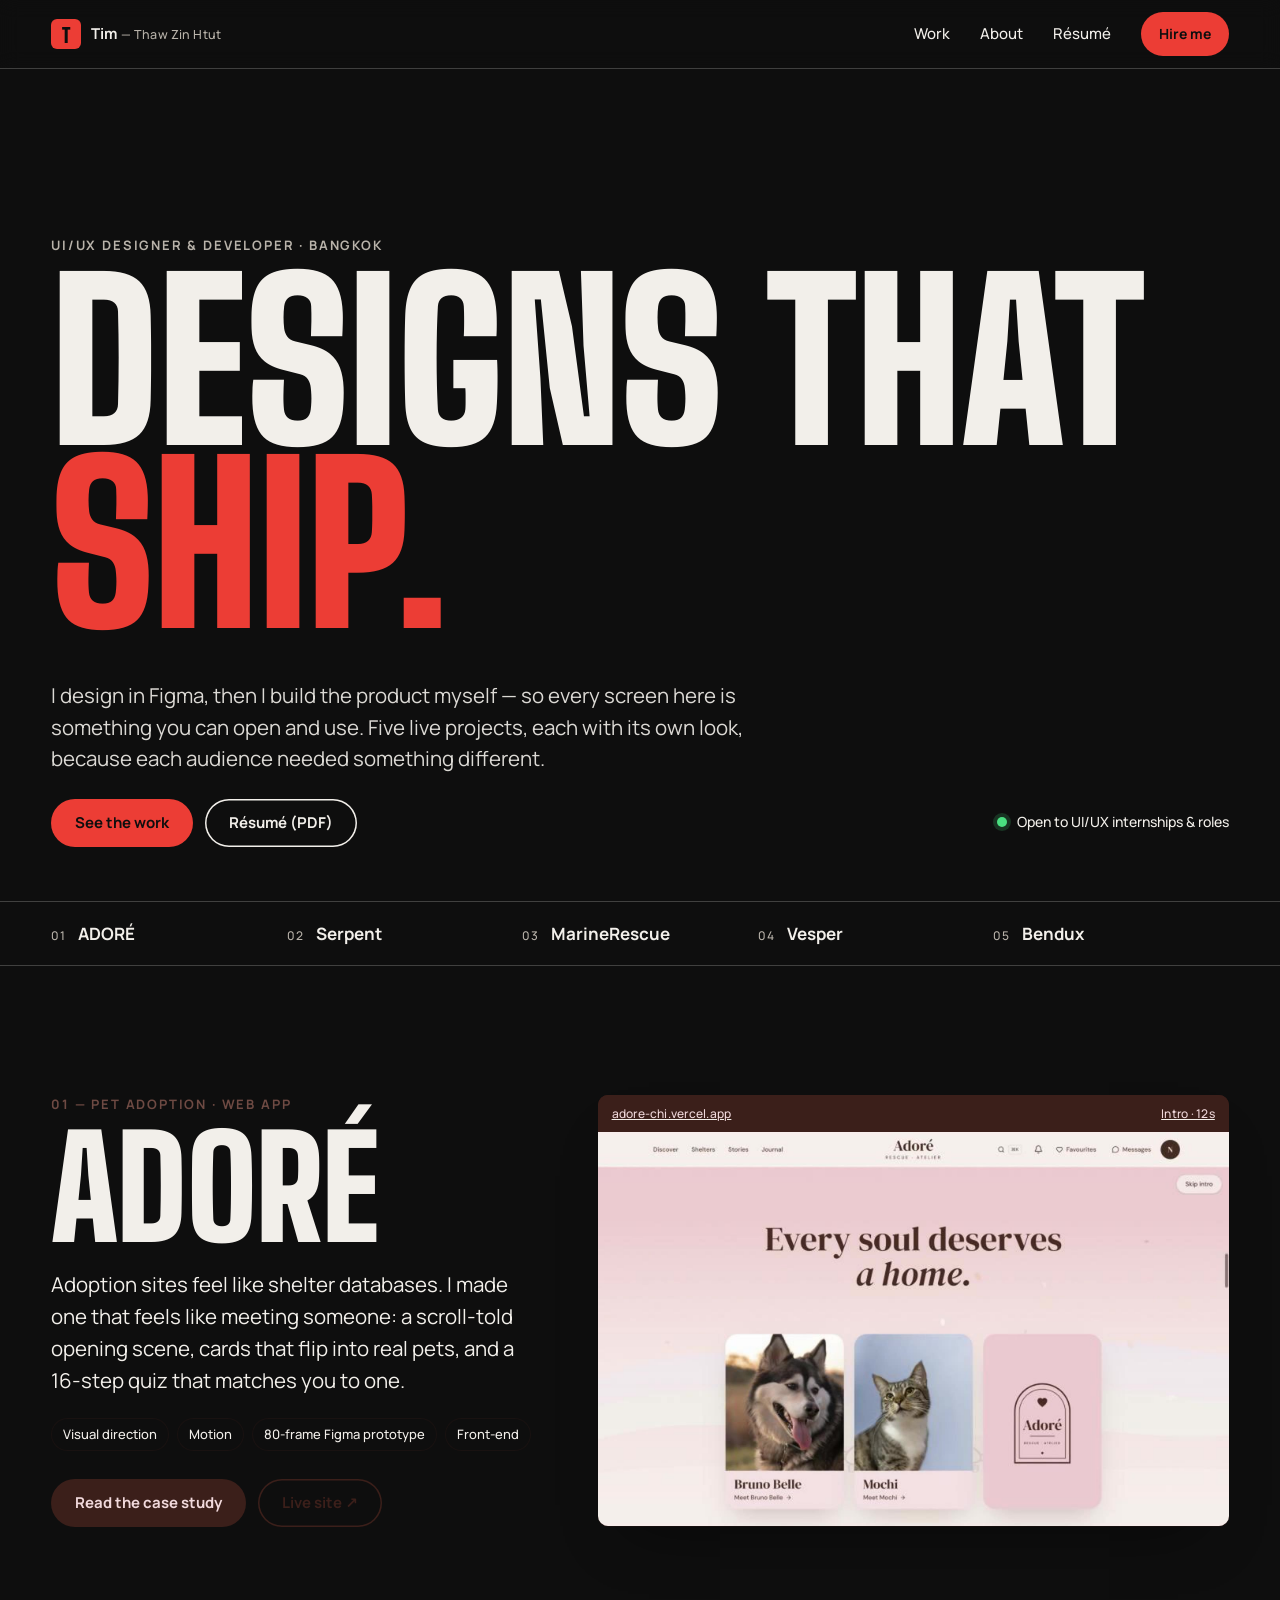
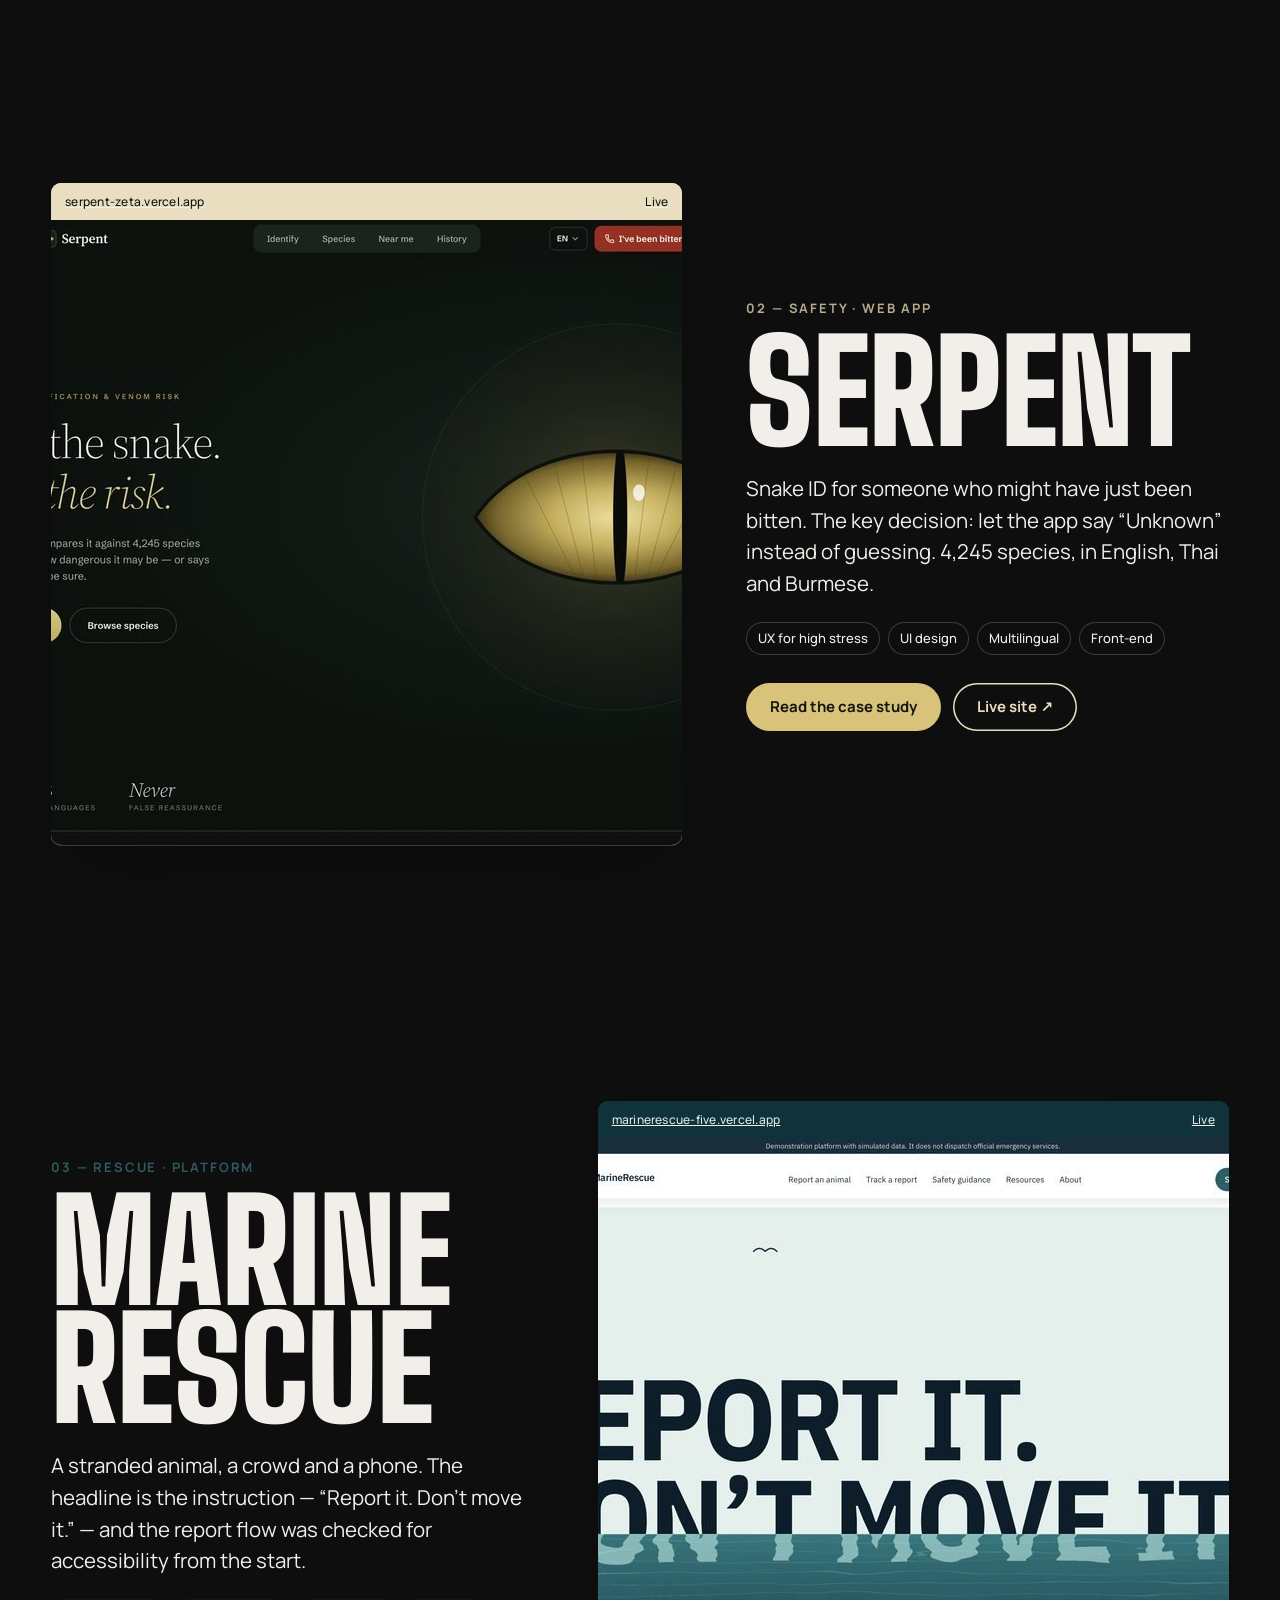
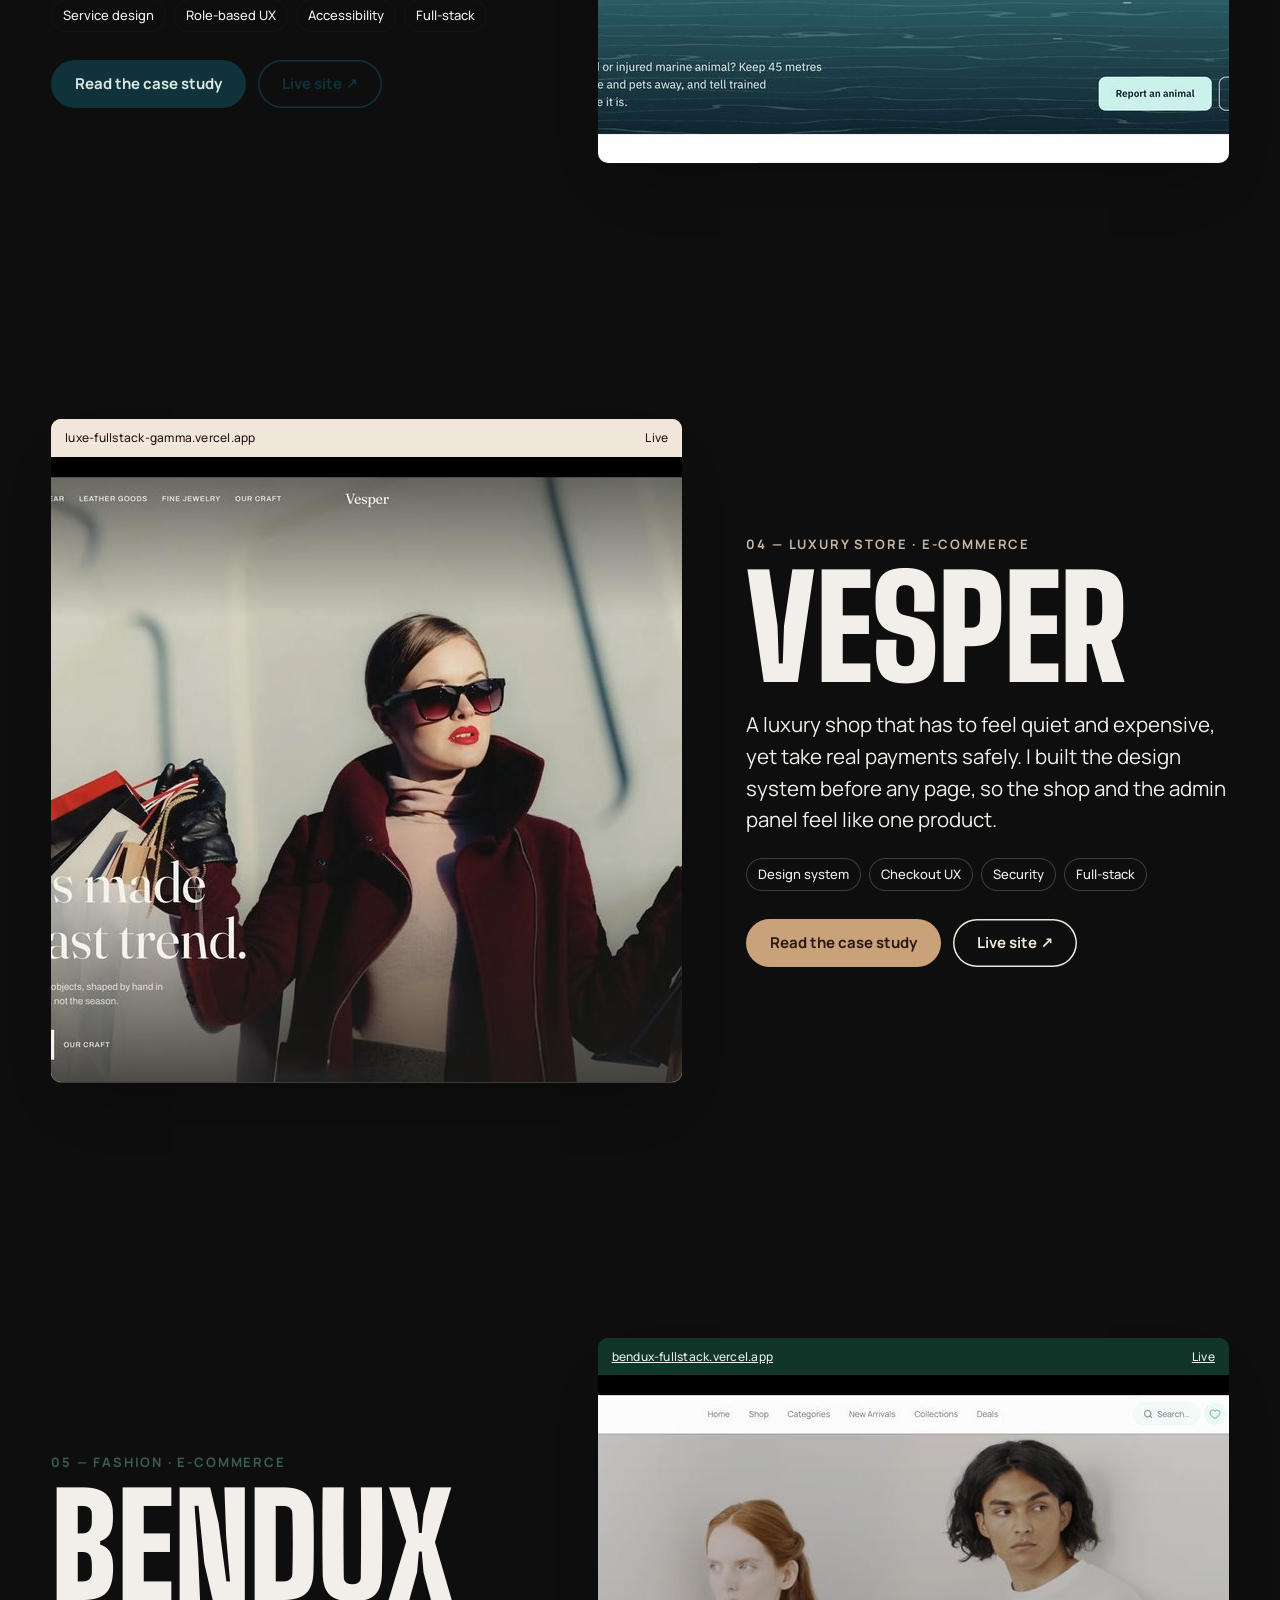
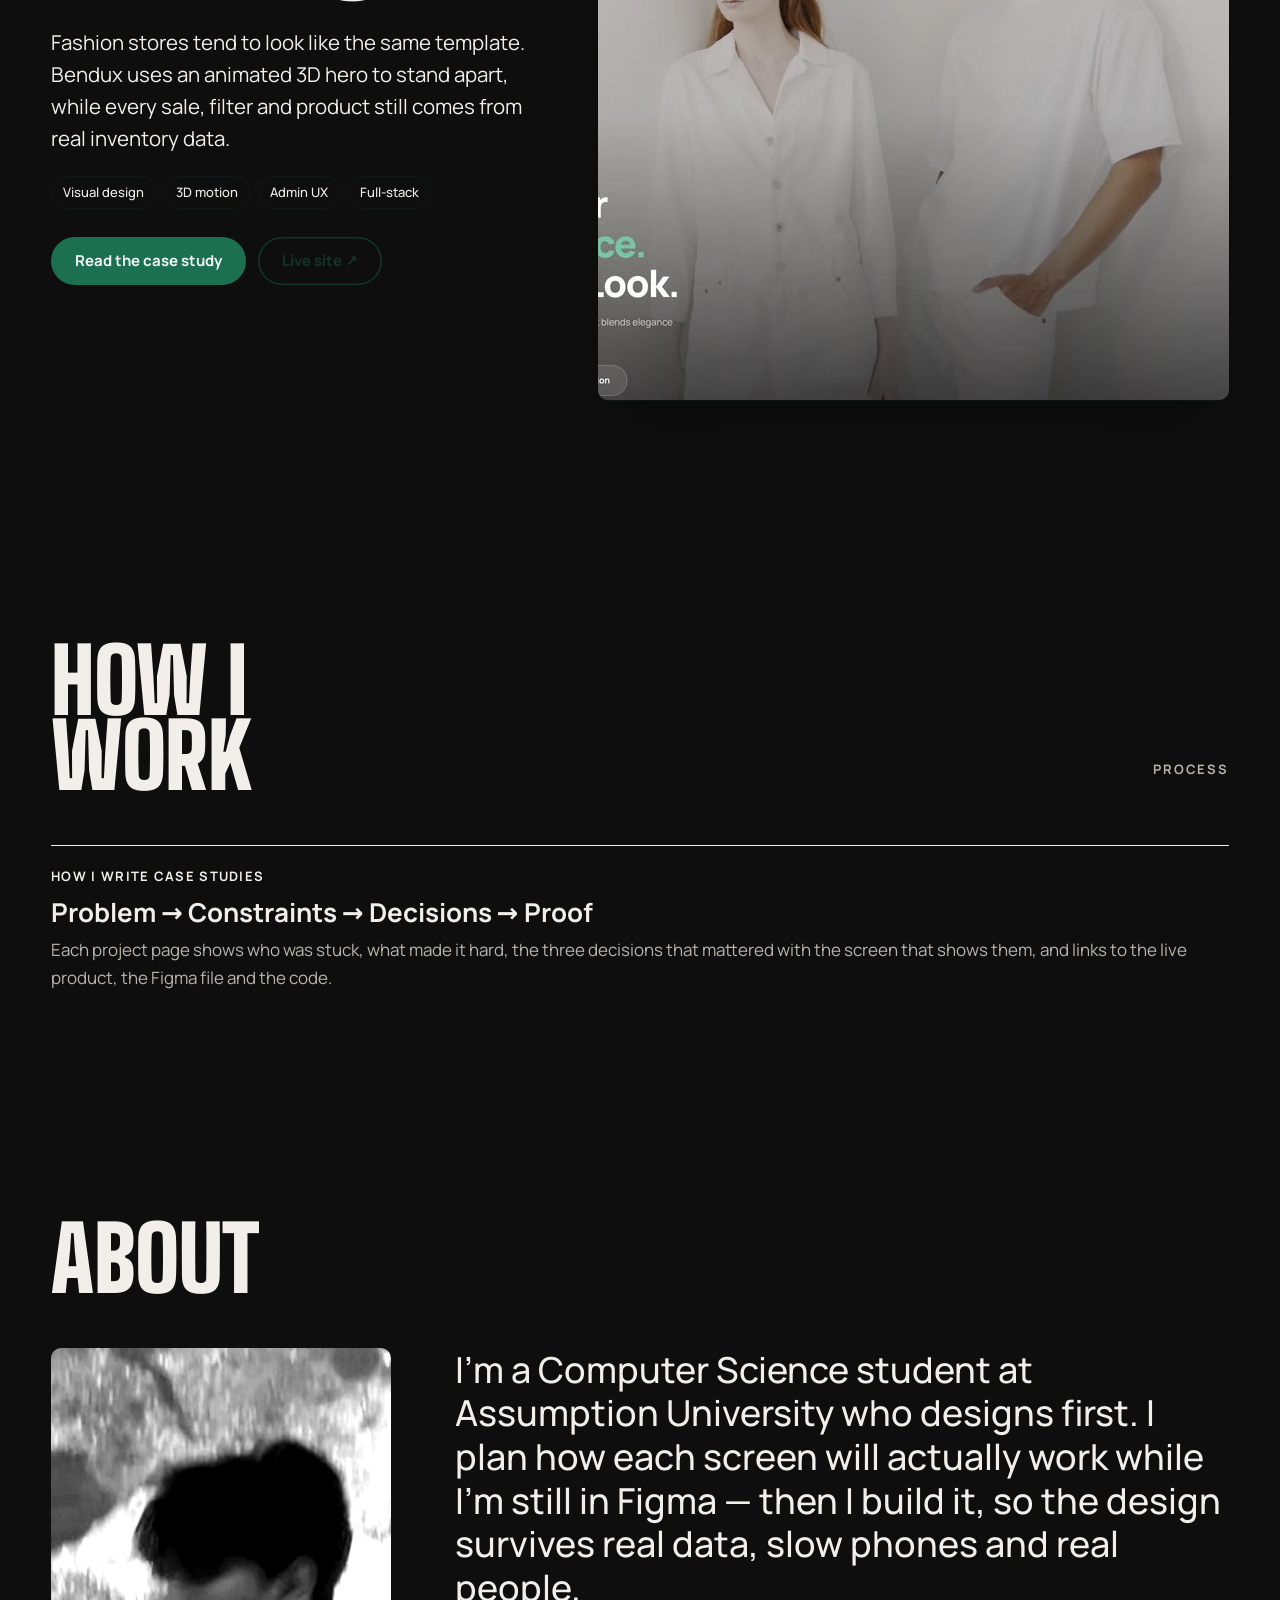
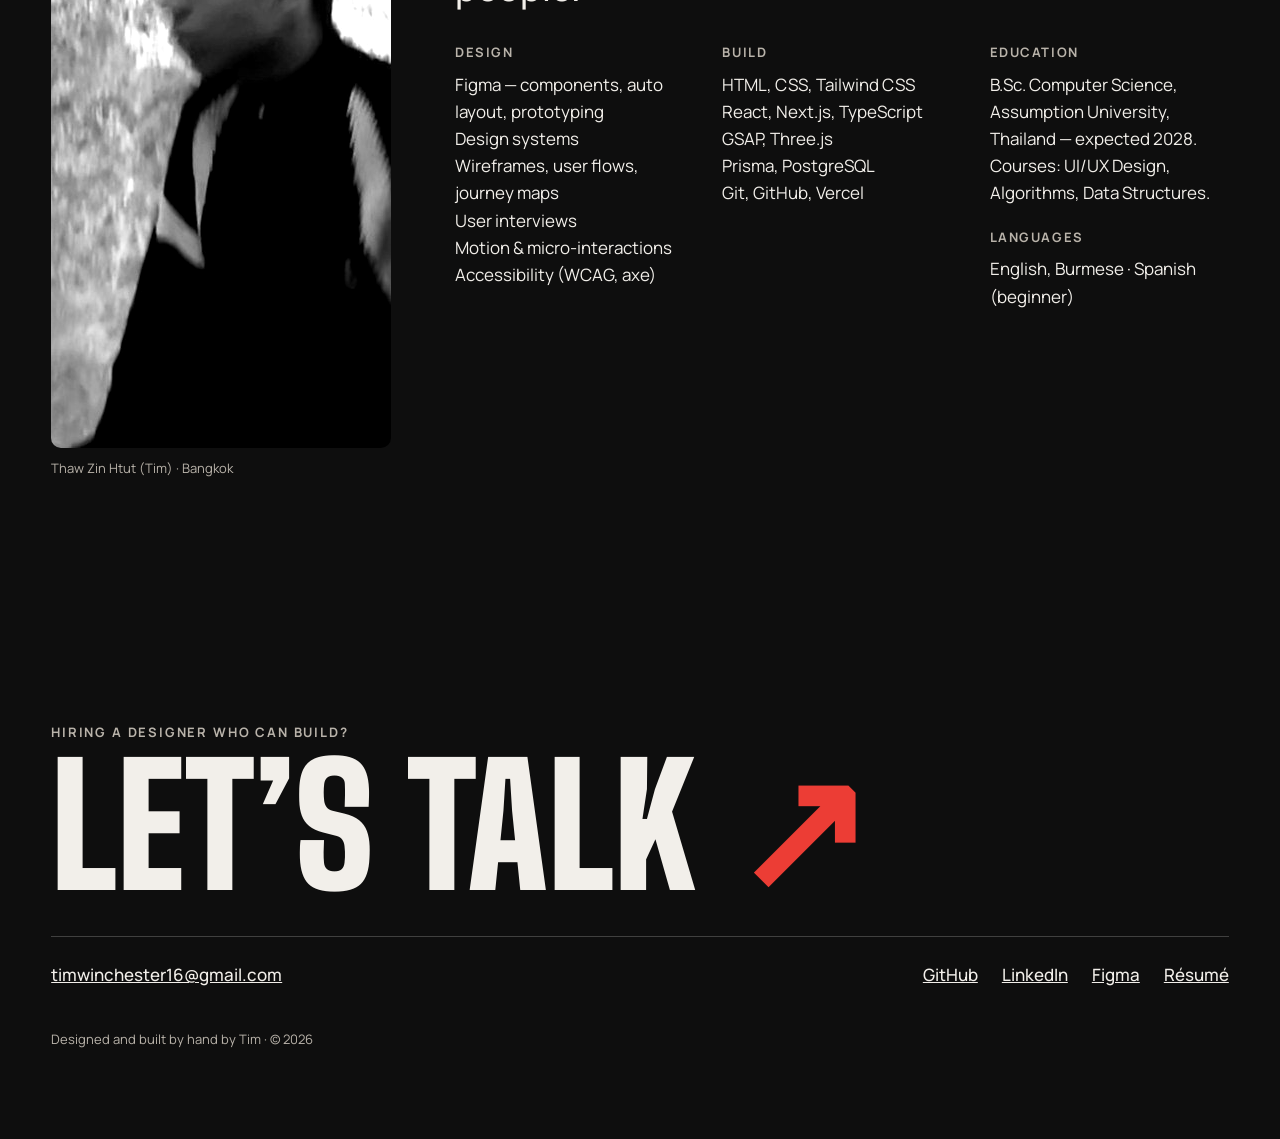
<file: index.html>
<!doctype html>
<html lang="en">
<head>
<meta charset="utf-8">
<meta name="viewport" content="width=device-width, initial-scale=1">
<title>Tim (Thaw Zin Htut) — UI/UX Designer &amp; Developer</title>
<meta name="description" content="UI/UX designer and developer in Bangkok. I design in Figma, then build and ship the product. Case studies: ADORÉ, Serpent, MarineRescue, Vesper, Bendux.">
<meta name="theme-color" content="#0E0E0E">
<meta property="og:type" content="website">
<meta property="og:title" content="Tim — UI/UX Designer &amp; Developer">
<meta property="og:description" content="I design the screens, then I ship them. Five live products, each with its own case study.">
<meta property="og:image" content="https://thaw5808-arch.github.io/portfolio/og-image.png">
<meta property="og:url" content="https://thaw5808-arch.github.io/portfolio/">
<meta name="twitter:card" content="summary_large_image">
<link rel="icon" href="assets/favicon.svg" type="image/svg+xml">
<link rel="preload" href="assets/fonts/big-shoulders-display-latin-900-normal.woff2" as="font" type="font/woff2" crossorigin>
<link rel="stylesheet" href="assets/css/site.css">
<script>document.documentElement.classList.add('js')</script>
</head>
<body class="t-dark">
<a class="skip" href="#work">Skip to work</a>

<header class="site-header">
  <div class="wrap">
    <a class="brand" href="./"><span class="brand-mark" aria-hidden="true">T</span><span>Tim <small>— Thaw Zin Htut</small></span></a>
    <nav class="nav" aria-label="Main">
      <a href="#work">Work</a>
      <a href="#about" class="hide-sm">About</a>
      <a href="assets/Tim-Thaw-Zin-Htut-UIUX-Resume.pdf" class="hide-sm">Résumé</a>
      <a class="pill sm" href="mailto:timwinchester16@gmail.com">Hire me</a>
    </nav>
  </div>
</header>

<main>
<section class="band t-dark" data-theme="t-dark" aria-labelledby="hero-title">
  <div class="wrap hero">
    <p class="kicker">UI/UX Designer &amp; Developer · Bangkok</p>
    <h1 id="hero-title" class="display">Designs that <span class="accent">ship.</span></h1>
    <div class="hero-foot">
      <div>
        <p class="lede">I design in Figma, then I build the product myself — so every screen here is something you can open and use. Five live projects, each with its own look, because each audience needed something different.</p>
        <div class="hero-actions">
          <a class="pill" href="#work">See the work</a>
          <a class="pill ghost" href="assets/Tim-Thaw-Zin-Htut-UIUX-Resume.pdf">Résumé (PDF)</a>
        </div>
      </div>
      <p class="status"><span class="status-dot" aria-hidden="true"></span>Open to UI/UX internships &amp; roles</p>
    </div>
  </div>
  <div class="wrap index-strip">
    <ol>
      <li><a href="#adore"><span>01</span>ADORÉ</a></li>
      <li><a href="#serpent"><span>02</span>Serpent</a></li>
      <li><a href="#marinerescue"><span>03</span>MarineRescue</a></li>
      <li><a href="#vesper"><span>04</span>Vesper</a></li>
      <li><a href="#bendux"><span>05</span>Bendux</a></li>
    </ol>
  </div>
</section>

<div id="work">
<section id="adore" class="band project t-adore" data-theme="t-adore" aria-labelledby="p1">
  <div class="wrap">
    <div class="project-copy reveal">
      <p class="kicker">01 — Pet adoption · Web app</p>
      <h2 id="p1" class="display">Adoré</h2>
      <p class="lede">Adoption sites feel like shelter databases. I made one that feels like meeting someone: a scroll-told opening scene, cards that flip into real pets, and a 16-step quiz that matches you to one.</p>
      <ul class="tags"><li>Visual direction</li><li>Motion</li><li>80-frame Figma prototype</li><li>Front-end</li></ul>
      <div class="actions"><a class="pill" href="work/adore.html">Read the case study</a><a class="pill ghost" href="https://adore-chi.vercel.app">Live site ↗</a></div>
    </div>
    <a class="project-media frame reveal" href="work/adore.html" aria-label="ADORÉ case study">
      <span class="frame-bar" aria-hidden="true"><span>adore-chi.vercel.app</span><span>Intro · 12s</span></span>
      <video data-autoplay muted loop playsinline preload="metadata" poster="assets/img/adore-intro-3.jpg" aria-hidden="true"><source src="assets/video/adore-intro-desktop.mp4" type="video/mp4"></video>
    </a>
  </div>
</section>

<section id="serpent" class="band project flip t-serpent" data-theme="t-serpent" aria-labelledby="p2">
  <div class="wrap">
    <div class="project-copy reveal">
      <p class="kicker">02 — Safety · Web app</p>
      <h2 id="p2" class="display">Serpent</h2>
      <p class="lede">Snake ID for someone who might have just been bitten. The key decision: let the app say “Unknown” instead of guessing. 4,245 species, in English, Thai and Burmese.</p>
      <ul class="tags"><li>UX for high stress</li><li>UI design</li><li>Multilingual</li><li>Front-end</li></ul>
      <div class="actions"><a class="pill" href="work/serpent.html">Read the case study</a><a class="pill ghost" href="https://serpent-zeta.vercel.app">Live site ↗</a></div>
    </div>
    <a class="project-media frame reveal" href="work/serpent.html" aria-label="Serpent case study">
      <span class="frame-bar" aria-hidden="true"><span>serpent-zeta.vercel.app</span><span>Live</span></span>
      <img src="assets/img/serpent.jpg" alt="Serpent home page: Know the snake. Know the risk." loading="lazy" width="1000" height="625">
    </a>
  </div>
</section>

<section id="marinerescue" class="band project t-marine" data-theme="t-marine" aria-labelledby="p3">
  <div class="wrap">
    <div class="project-copy reveal">
      <p class="kicker">03 — Rescue · Platform</p>
      <h2 id="p3" class="display">Marine<br>Rescue</h2>
      <p class="lede">A stranded animal, a crowd and a phone. The headline is the instruction — “Report it. Don’t move it.” — and the report flow was checked for accessibility from the start.</p>
      <ul class="tags"><li>Service design</li><li>Role-based UX</li><li>Accessibility</li><li>Full-stack</li></ul>
      <div class="actions"><a class="pill" href="work/marinerescue.html">Read the case study</a><a class="pill ghost" href="https://marinerescue-five.vercel.app">Live site ↗</a></div>
    </div>
    <a class="project-media frame reveal" href="work/marinerescue.html" aria-label="MarineRescue case study">
      <span class="frame-bar" aria-hidden="true"><span>marinerescue-five.vercel.app</span><span>Live</span></span>
      <img src="assets/img/marinerescue.jpg" alt="MarineRescue home page: Report it. Don't move it." loading="lazy" width="1000" height="625">
    </a>
  </div>
</section>

<section id="vesper" class="band project flip t-vesper" data-theme="t-vesper" aria-labelledby="p4">
  <div class="wrap">
    <div class="project-copy reveal">
      <p class="kicker">04 — Luxury store · E-commerce</p>
      <h2 id="p4" class="display">Vesper</h2>
      <p class="lede">A luxury shop that has to feel quiet and expensive, yet take real payments safely. I built the design system before any page, so the shop and the admin panel feel like one product.</p>
      <ul class="tags"><li>Design system</li><li>Checkout UX</li><li>Security</li><li>Full-stack</li></ul>
      <div class="actions"><a class="pill" href="work/vesper.html">Read the case study</a><a class="pill ghost" href="https://luxe-fullstack-gamma.vercel.app">Live site ↗</a></div>
    </div>
    <a class="project-media frame reveal" href="work/vesper.html" aria-label="Vesper case study">
      <span class="frame-bar" aria-hidden="true"><span>luxe-fullstack-gamma.vercel.app</span><span>Live</span></span>
      <img src="assets/img/vesper.jpg" alt="Vesper home page: Objects made to outlast trend." loading="lazy" width="1000" height="625">
    </a>
  </div>
</section>

<section id="bendux" class="band project t-bendux" data-theme="t-bendux" aria-labelledby="p5">
  <div class="wrap">
    <div class="project-copy reveal">
      <p class="kicker">05 — Fashion · E-commerce</p>
      <h2 id="p5" class="display">Bendux</h2>
      <p class="lede">Fashion stores tend to look like the same template. Bendux uses an animated 3D hero to stand apart, while every sale, filter and product still comes from real inventory data.</p>
      <ul class="tags"><li>Visual design</li><li>3D motion</li><li>Admin UX</li><li>Full-stack</li></ul>
      <div class="actions"><a class="pill" href="work/bendux.html">Read the case study</a><a class="pill ghost" href="https://bendux-fullstack.vercel.app">Live site ↗</a></div>
    </div>
    <a class="project-media frame reveal" href="work/bendux.html" aria-label="Bendux case study">
      <span class="frame-bar" aria-hidden="true"><span>bendux-fullstack.vercel.app</span><span>Live</span></span>
      <img src="assets/img/bendux.jpg" alt="Bendux home page: Wear your confidence. Own the look." loading="lazy" width="1000" height="625">
    </a>
  </div>
</section>
</div>

<section class="band section t-dark" data-theme="t-dark" aria-labelledby="also">
  <div class="wrap">
    <div class="section-head reveal"><h2 id="also" class="display">How I<br>work</h2><p class="kicker">Process</p></div>
    <div class="grid">
      <article class="card reveal">
        <p class="meta">How I write case studies</p>
        <h3>Problem → Constraints → Decisions → Proof</h3>
        <p>Each project page shows who was stuck, what made it hard, the three decisions that mattered with the screen that shows them, and links to the live product, the Figma file and the code.</p>
      </article>
    </div>
  </div>
</section>

<section id="about" class="band section t-dark" data-theme="t-dark" aria-labelledby="about-title">
  <div class="wrap">
    <div class="section-head reveal"><h2 id="about-title" class="display">About</h2></div>
    <div class="about">
      <figure class="about-photo reveal" style="margin:0">
        <img src="assets/img/tim.jpg" alt="Portrait of Tim" loading="lazy" width="700" height="700">
        <figcaption>Thaw Zin Htut (Tim) · Bangkok</figcaption>
      </figure>
      <div class="about-copy reveal">
        <p class="big">I’m a Computer Science student at Assumption University who designs first. I plan how each screen will actually work while I’m still in Figma — then I build it, so the design survives real data, slow phones and real people.</p>
        <div class="facts">
          <div><h3>Design</h3><ul><li>Figma — components, auto layout, prototyping</li><li>Design systems</li><li>Wireframes, user flows, journey maps</li><li>User interviews</li><li>Motion &amp; micro-interactions</li><li>Accessibility (WCAG, axe)</li></ul></div>
          <div><h3>Build</h3><ul><li>HTML, CSS, Tailwind CSS</li><li>React, Next.js, TypeScript</li><li>GSAP, Three.js</li><li>Prisma, PostgreSQL</li><li>Git, GitHub, Vercel</li></ul></div>
          <div><h3>Education</h3><p>B.Sc. Computer Science, Assumption University, Thailand — expected 2028. Courses: UI/UX Design, Algorithms, Data Structures.</p><h3 style="margin-top:20px">Languages</h3><p>English, Burmese · Spanish (beginner)</p></div>
        </div>
      </div>
    </div>
  </div>
</section>

<section id="contact" class="band contact t-dark" data-theme="t-dark" aria-labelledby="contact-title">
  <div class="wrap">
    <p class="kicker" id="contact-title">Hiring a designer who can build?</p>
    <a class="contact-big display" href="mailto:timwinchester16@gmail.com">Let’s talk <span class="accent" aria-hidden="true">↗</span></a>
    <div class="contact-row">
      <a href="mailto:timwinchester16@gmail.com">timwinchester16@gmail.com</a>
      <nav aria-label="Elsewhere">
        <a href="https://github.com/thaw5808-arch">GitHub</a>
        <a href="https://www.linkedin.com/in/thaw-zin-04751b3ba/">LinkedIn</a>
        <a href="https://www.figma.com/design/kx6JLfvjrV2pQC4YNvJOQC">Figma</a>
        <a href="assets/Tim-Thaw-Zin-Htut-UIUX-Resume.pdf">Résumé</a>
      </nav>
    </div>
    <p class="footnote">Designed and built by hand by Tim · © <span id="year">2026</span></p>
  </div>
</section>
</main>
<script src="assets/js/site.js" defer></script>
</body>
</html>
</file>
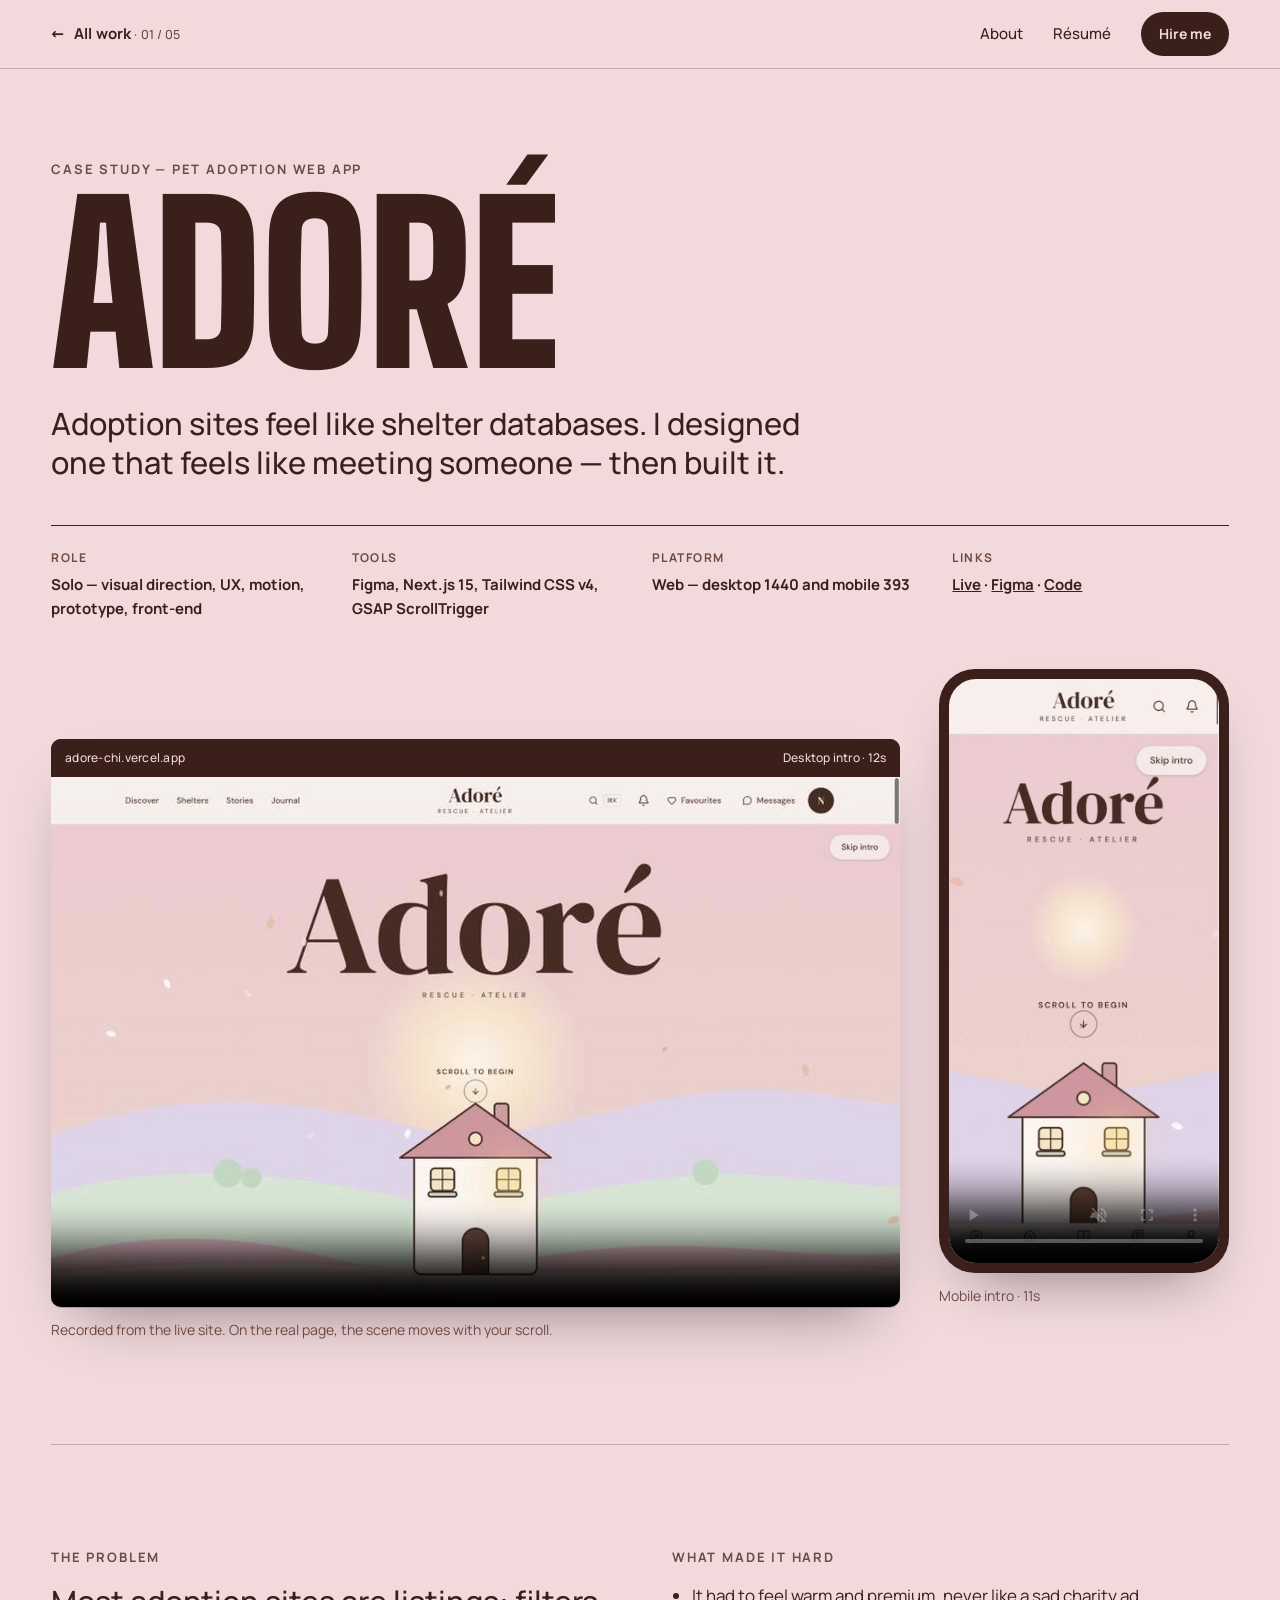
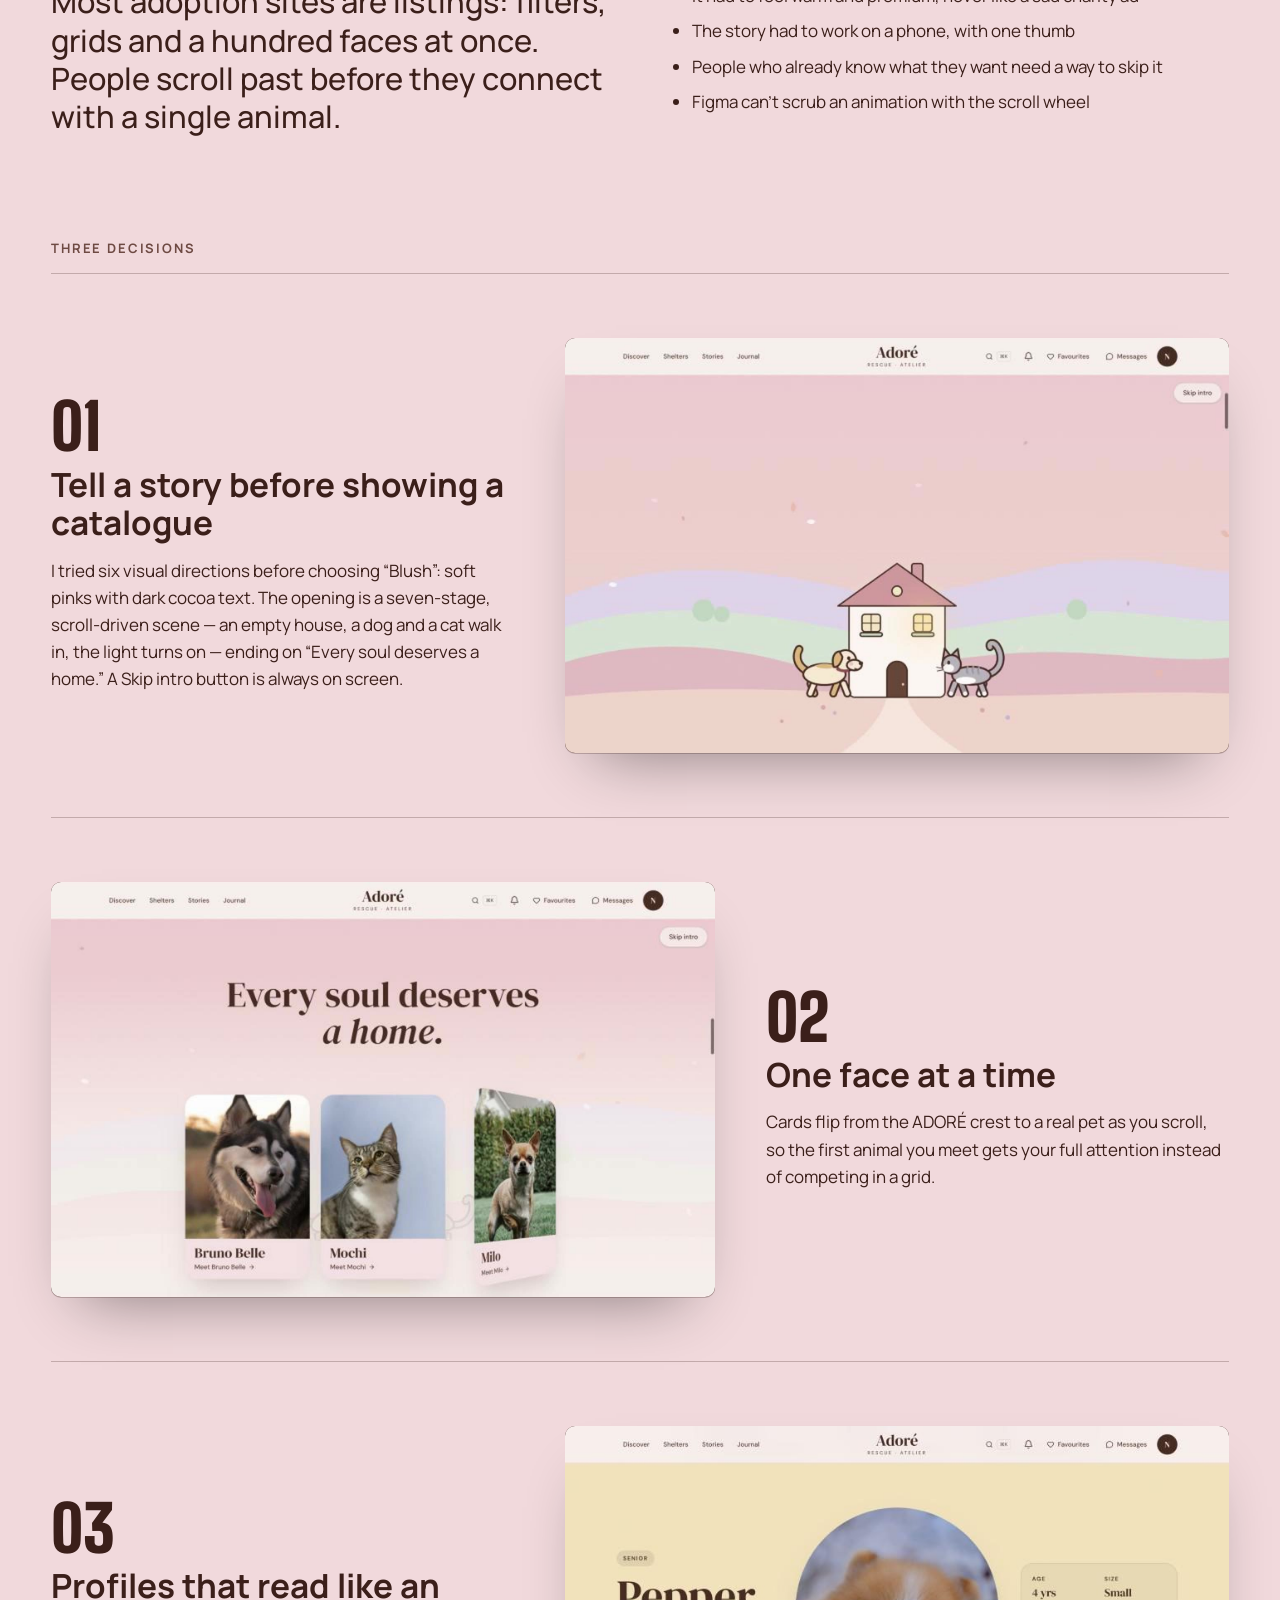
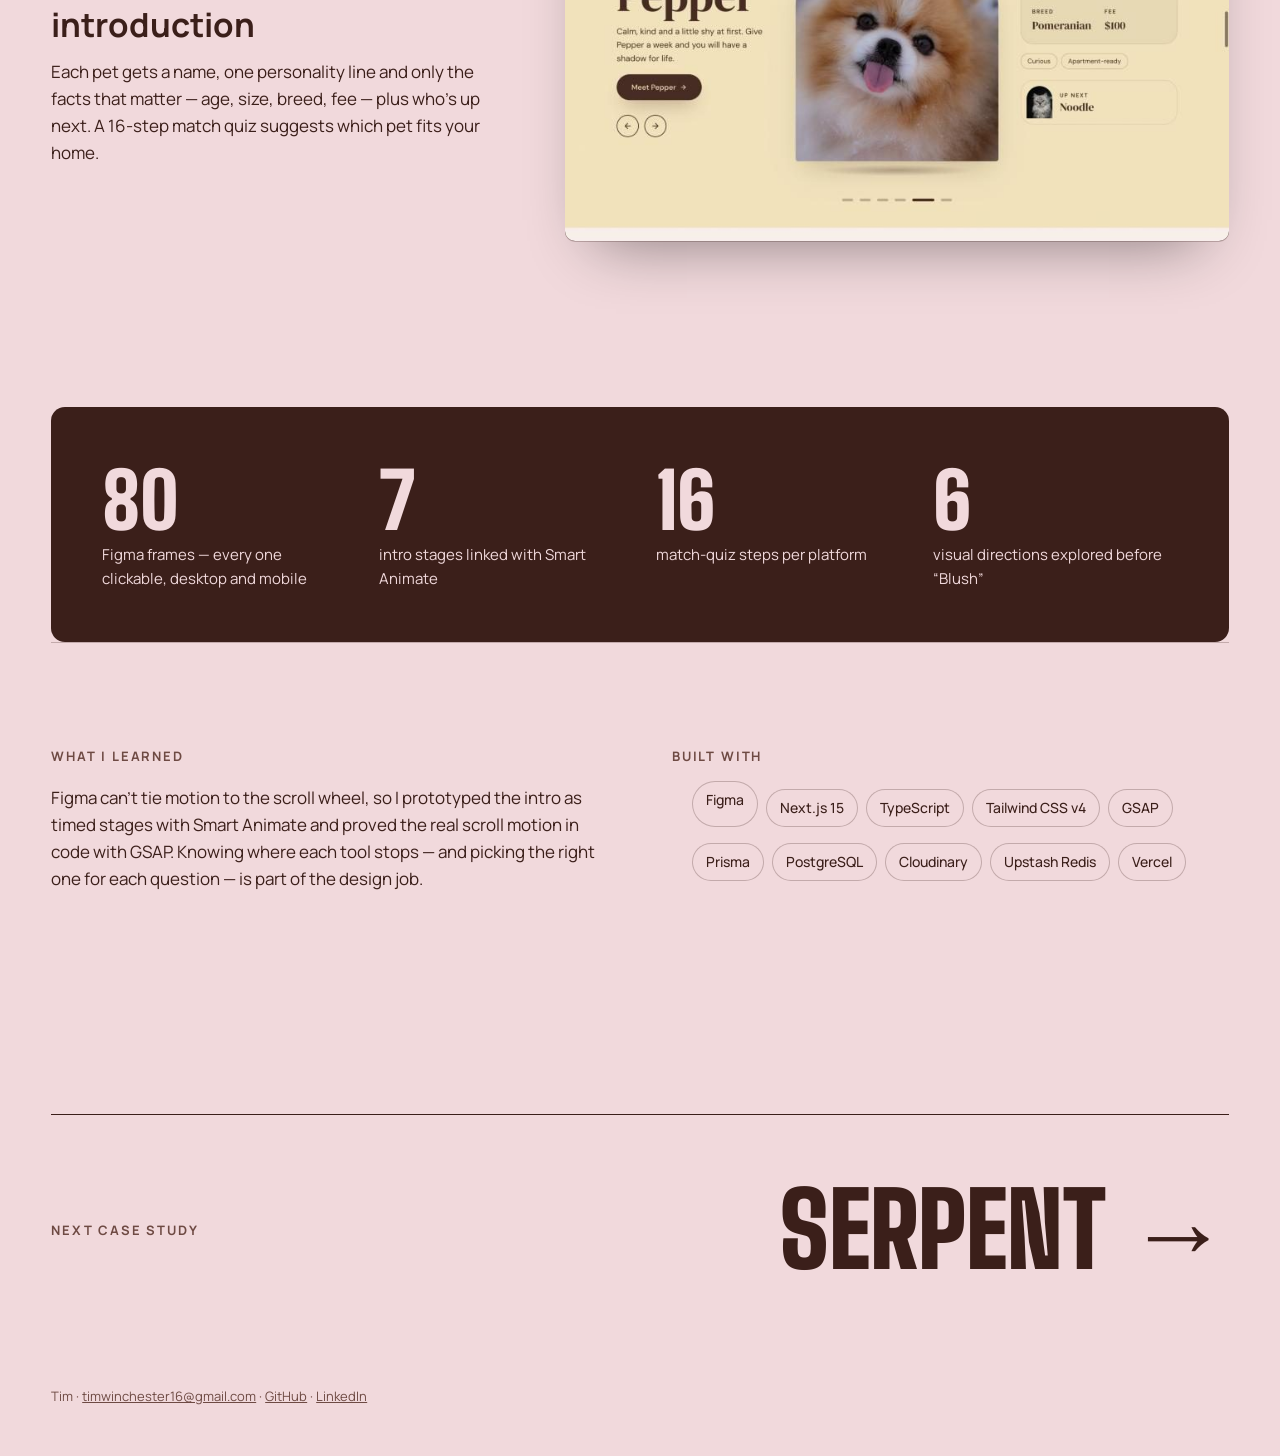
<file: work/adore.html>
<!doctype html>
<html lang="en">
<head>
<meta charset="utf-8">
<meta name="viewport" content="width=device-width, initial-scale=1">
<title>ADORÉ — case study · Tim, UI/UX Designer</title>
<meta name="description" content="How I designed and shipped ADORÉ, a pet adoption site that feels like meeting someone, not browsing a database.">
<meta name="theme-color" content="#F1D9DC">
<meta property="og:title" content="ADORÉ — case study by Tim">
<meta property="og:description" content="How I designed and shipped ADORÉ, a pet adoption site that feels like meeting someone, not browsing a database.">
<meta property="og:image" content="https://thaw5808-arch.github.io/portfolio/assets/img/adore-intro-3.jpg">
<link rel="icon" href="../assets/favicon.svg" type="image/svg+xml">
<link rel="preload" href="../assets/fonts/big-shoulders-display-latin-900-normal.woff2" as="font" type="font/woff2" crossorigin>
<link rel="stylesheet" href="../assets/css/site.css">
<script>document.documentElement.classList.add('js')</script>
</head>
<body class="t-adore" data-base="t-adore">
<a class="skip" href="#main">Skip to content</a>
<header class="site-header">
  <div class="wrap">
    <a class="brand" href="../#work"><span aria-hidden="true">←</span><span>All work <small>· 01 / 05</small></span></a>
    <nav class="nav" aria-label="Main">
      <a href="../#about" class="hide-sm">About</a>
      <a href="../assets/Tim-Thaw-Zin-Htut-UIUX-Resume.pdf" class="hide-sm">Résumé</a>
      <a class="pill sm" href="mailto:timwinchester16@gmail.com">Hire me</a>
    </nav>
  </div>
</header>
<main id="main">
<div class="wrap">
  <section class="cs-hero">
    <p class="kicker">Case study — Pet adoption web app</p>
    <h1 class="display">Adoré</h1>
    <p class="cs-summary">Adoption sites feel like shelter databases. I designed one that feels like meeting someone — then built it.</p>
    <div class="cs-meta">
      <div><h2>Role</h2><p>Solo — visual direction, UX, motion, prototype, front-end</p></div>
      <div><h2>Tools</h2><p>Figma, Next.js 15, Tailwind CSS v4, GSAP ScrollTrigger</p></div>
      <div><h2>Platform</h2><p>Web — desktop 1440 and mobile 393</p></div>
      <div><h2>Links</h2><p><a href="https://adore-chi.vercel.app">Live</a> · <a href="https://www.figma.com/design/kx6JLfvjrV2pQC4YNvJOQC">Figma</a> · <a href="https://github.com/thaw5808-arch/adore">Code</a></p></div>
    </div>
  </section>
  <section class="cs-media" aria-label="Intro videos">
    <div class="media-row">
      <figure class="frame reveal" style="margin:0">
        <span class="frame-bar"><span>adore-chi.vercel.app</span><span>Desktop intro · 12s</span></span>
        <video data-autoplay muted loop playsinline controls preload="metadata" poster="../assets/img/adore-intro-1.jpg" aria-label="ADORÉ desktop intro: the scroll-driven opening scene"><source src="../assets/video/adore-intro-desktop.mp4" type="video/mp4"></video>
      </figure>
      <figure class="phone reveal" style="margin:0">
        <div class="phone-shell"><video data-autoplay muted loop playsinline controls preload="metadata" poster="../assets/img/adore-mobile-poster.jpg" aria-label="ADORÉ mobile intro"><source src="../assets/video/adore-intro-mobile.mp4" type="video/mp4"></video></div>
        <figcaption class="caption">Mobile intro · 11s</figcaption>
      </figure>
    </div>
    <p class="caption">Recorded from the live site. On the real page, the scene moves with your scroll.</p>
  </section>

  <section class="cs-split" aria-label="Problem and constraints">
    <div class="reveal"><p class="kicker">The problem</p><p class="big">Most adoption sites are listings: filters, grids and a hundred faces at once. People scroll past before they connect with a single animal.</p></div>
    <div class="reveal"><p class="kicker">What made it hard</p><ul><li>It had to feel warm and premium, never like a sad charity ad</li><li>The story had to work on a phone, with one thumb</li><li>People who already know what they want need a way to skip it</li><li>Figma can’t scrub an animation with the scroll wheel</li></ul></div>
  </section>
  <section aria-labelledby="dec"><p class="kicker" id="dec">Three decisions</p>
  <div class="decision">
    <div class="decision-copy reveal"><p class="step-no" aria-hidden="true">01</p><h3>Tell a story before showing a catalogue</h3><p>I tried six visual directions before choosing “Blush”: soft pinks with dark cocoa text. The opening is a seven-stage, scroll-driven scene — an empty house, a dog and a cat walk in, the light turns on — ending on “Every soul deserves a home.” A Skip intro button is always on screen.</p></div>
    <figure class="frame reveal" style="margin:0"><img src="../assets/img/adore-intro-2.jpg" alt="Intro scene: a dog and a cat walking towards a house" loading="lazy"></figure>
  </div>
  <div class="decision">
    <div class="decision-copy reveal"><p class="step-no" aria-hidden="true">02</p><h3>One face at a time</h3><p>Cards flip from the ADORÉ crest to a real pet as you scroll, so the first animal you meet gets your full attention instead of competing in a grid.</p></div>
    <figure class="frame reveal" style="margin:0"><img src="../assets/img/adore-intro-4.jpg" alt="Pet cards flipping from the ADORÉ crest to real photos" loading="lazy"></figure>
  </div>
  <div class="decision">
    <div class="decision-copy reveal"><p class="step-no" aria-hidden="true">03</p><h3>Profiles that read like an introduction</h3><p>Each pet gets a name, one personality line and only the facts that matter — age, size, breed, fee — plus who’s up next. A 16-step match quiz suggests which pet fits your home.</p></div>
    <figure class="frame reveal" style="margin:0"><img src="../assets/img/adore-profile.jpg" alt="Pet profile for Pepper, a senior Pomeranian" loading="lazy"></figure>
  </div>
  </section>
  <section aria-label="Proof" style="padding-top:clamp(56px,8vw,112px)"><div class="proof reveal">
    <div><p class="num">80</p><p>Figma frames — every one clickable, desktop and mobile</p></div>
    <div><p class="num">7</p><p>intro stages linked with Smart Animate</p></div>
    <div><p class="num">16</p><p>match-quiz steps per platform</p></div>
    <div><p class="num">6</p><p>visual directions explored before “Blush”</p></div>
  </div></section>
  <section class="cs-split" aria-label="Stack and learnings">
    <div class="reveal"><p class="kicker">What I learned</p><p>Figma can’t tie motion to the scroll wheel, so I prototyped the intro as timed stages with Smart Animate and proved the real scroll motion in code with GSAP. Knowing where each tool stops — and picking the right one for each question — is part of the design job.</p></div>
    <div class="reveal"><p class="kicker">Built with</p><ul class="stack"><li>Figma</li><li>Next.js 15</li><li>TypeScript</li><li>Tailwind CSS v4</li><li>GSAP</li><li>Prisma</li><li>PostgreSQL</li><li>Cloudinary</li><li>Upstash Redis</li><li>Vercel</li></ul></div>
  </section>

  <a class="next" href="serpent.html"><span class="kicker" style="margin:0">Next case study</span><span class="display">Serpent <span class="arrow" aria-hidden="true">→</span></span></a>
  <p class="footnote">Tim · <a href="mailto:timwinchester16@gmail.com">timwinchester16@gmail.com</a> · <a href="https://github.com/thaw5808-arch">GitHub</a> · <a href="https://www.linkedin.com/in/thaw-zin-04751b3ba/">LinkedIn</a></p>
</div>
</main>
<script src="../assets/js/site.js" defer></script>
</body>
</html>
</file>
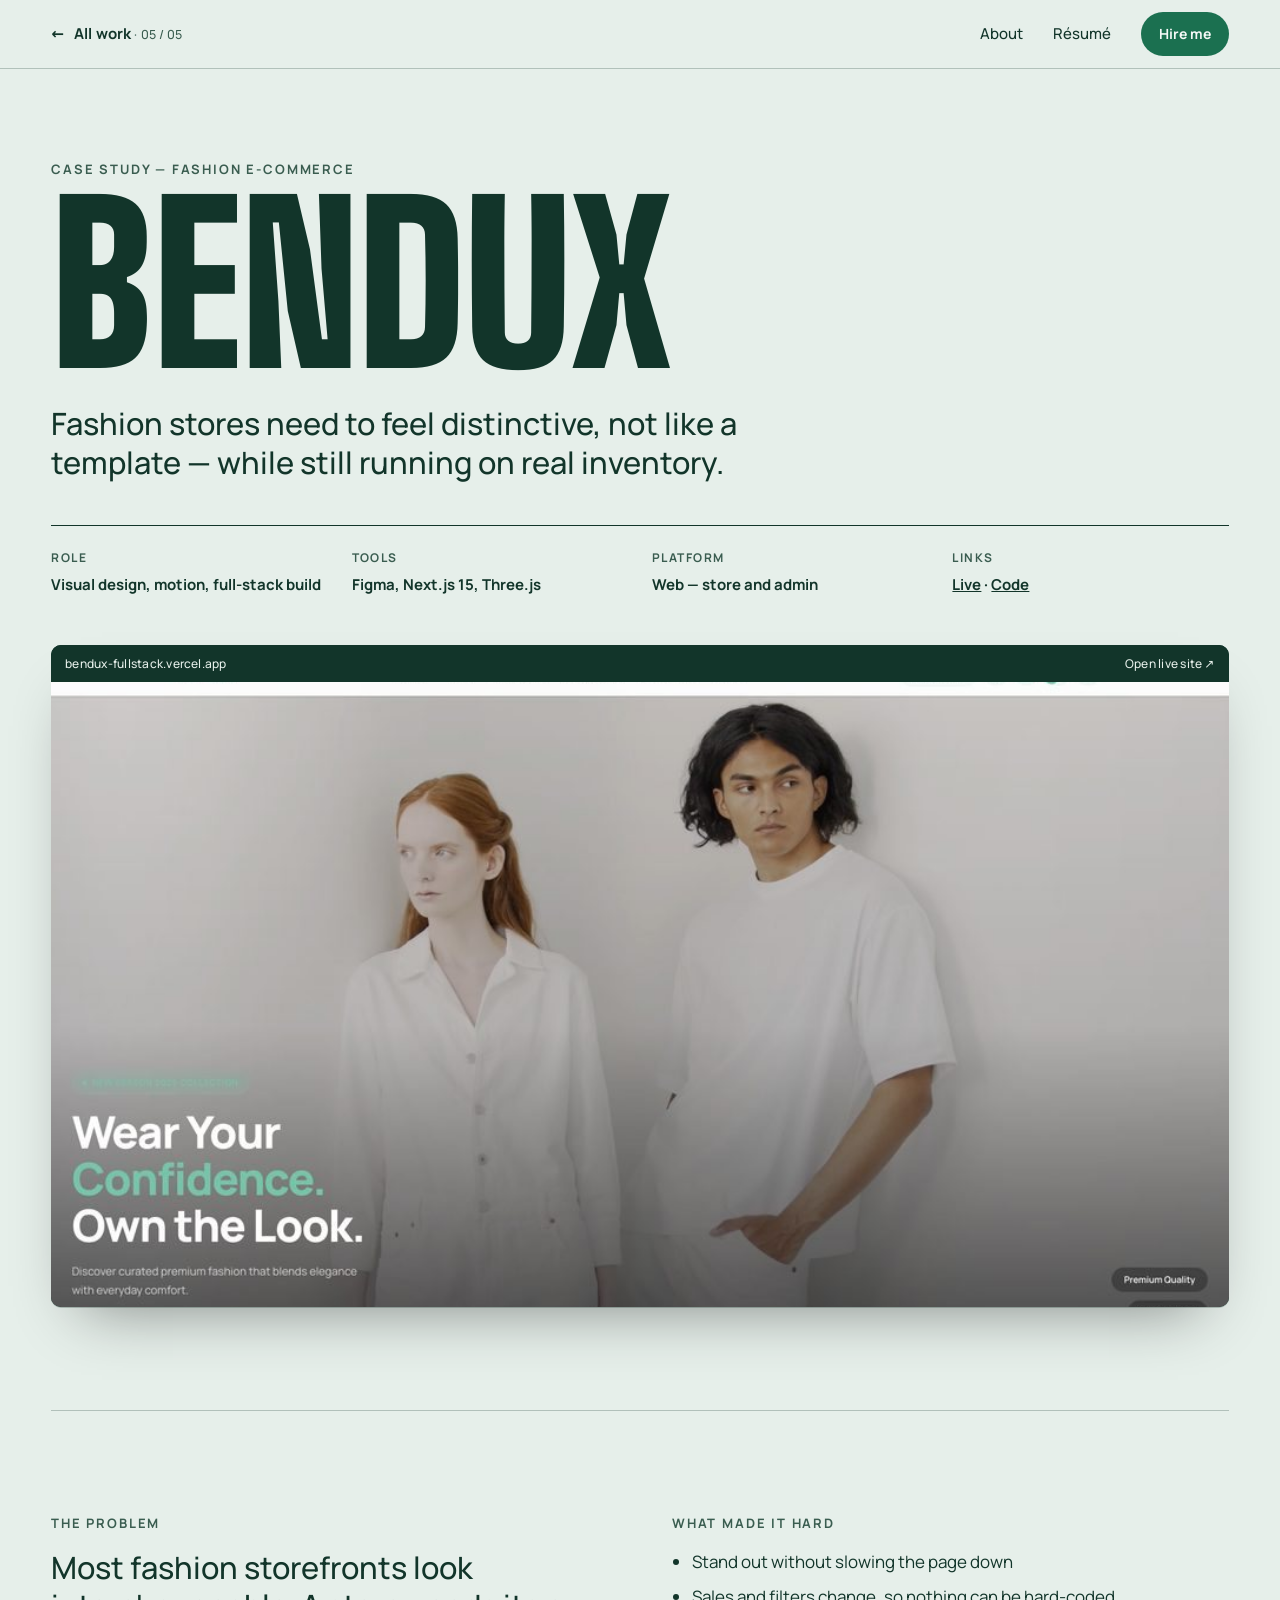
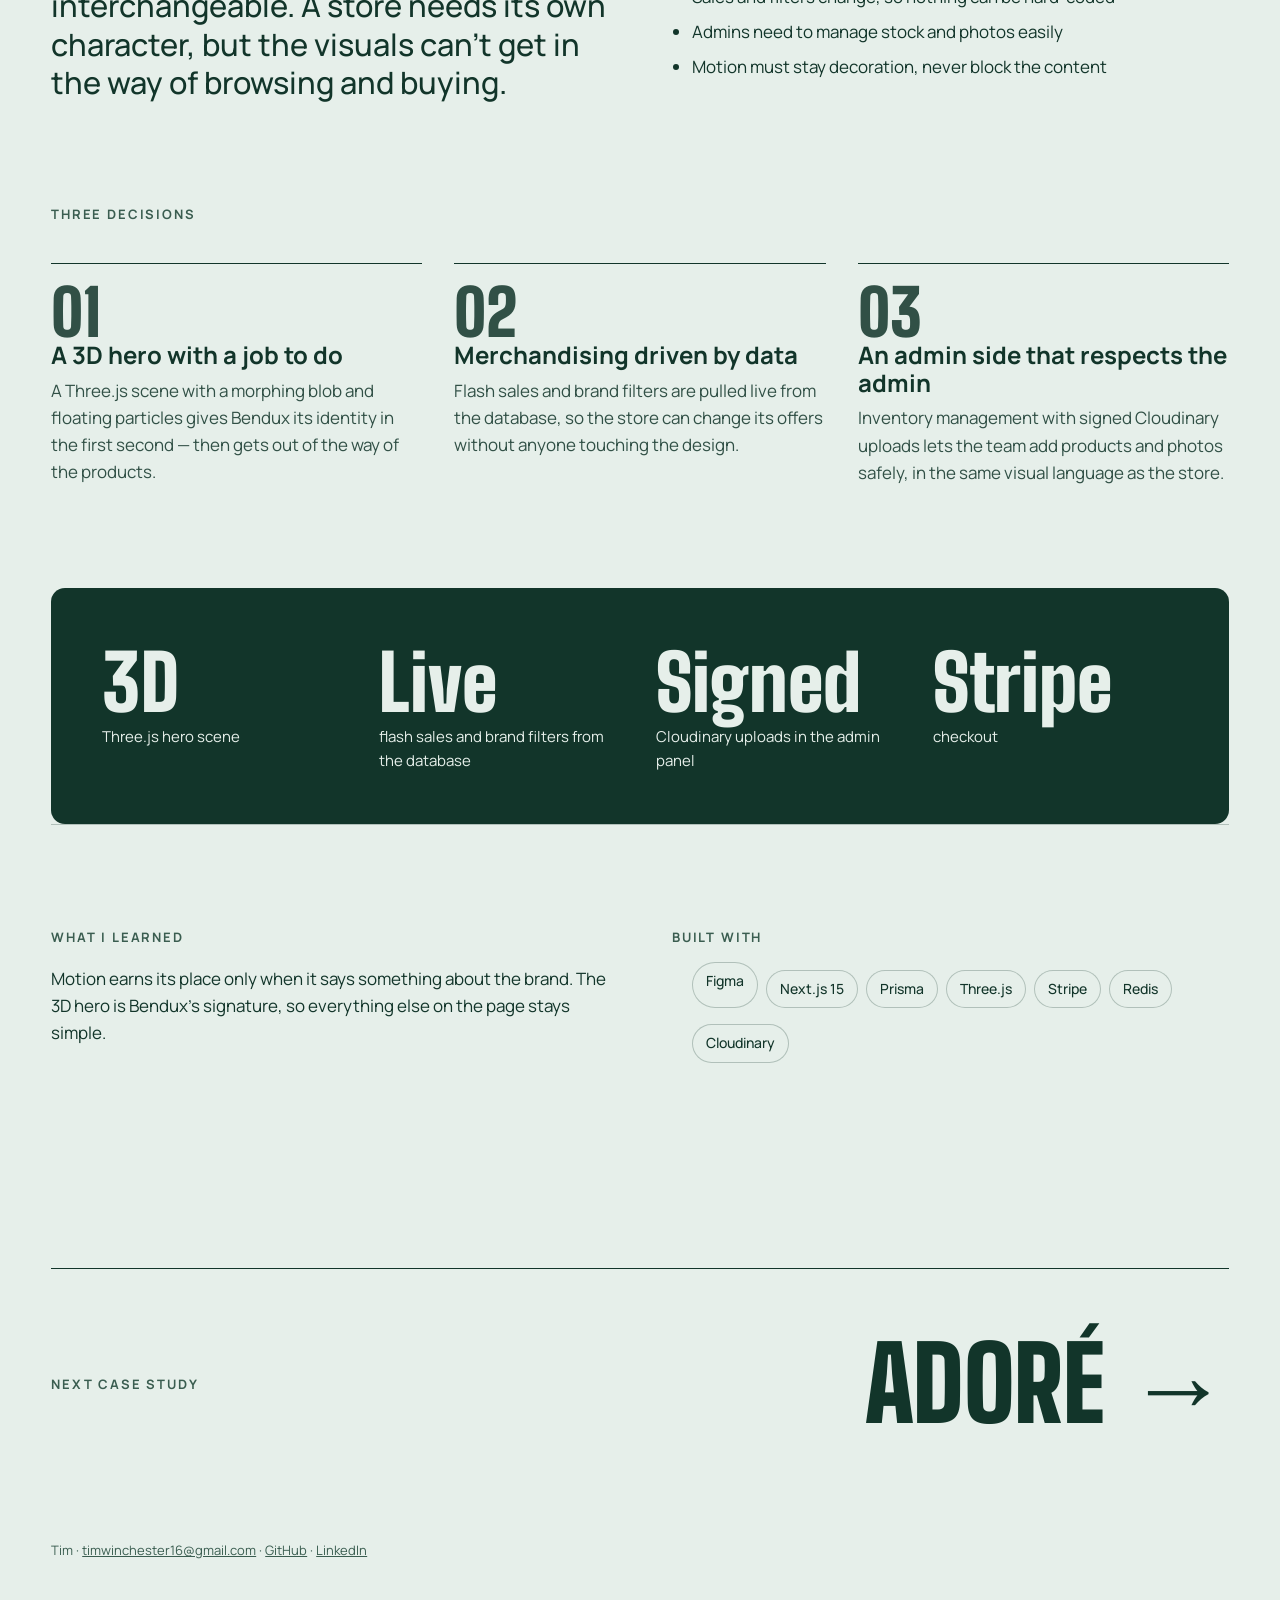
<file: work/bendux.html>
<!doctype html>
<html lang="en">
<head>
<meta charset="utf-8">
<meta name="viewport" content="width=device-width, initial-scale=1">
<title>Bendux — case study · Tim, UI/UX Designer</title>
<meta name="description" content="How I designed Bendux, a fashion store with a 3D hero and a fully data-driven catalogue.">
<meta name="theme-color" content="#E6EFEA">
<meta property="og:title" content="Bendux — case study by Tim">
<meta property="og:description" content="How I designed Bendux, a fashion store with a 3D hero and a fully data-driven catalogue.">
<meta property="og:image" content="https://thaw5808-arch.github.io/portfolio/assets/img/bendux.jpg">
<link rel="icon" href="../assets/favicon.svg" type="image/svg+xml">
<link rel="preload" href="../assets/fonts/big-shoulders-display-latin-900-normal.woff2" as="font" type="font/woff2" crossorigin>
<link rel="stylesheet" href="../assets/css/site.css">
<script>document.documentElement.classList.add('js')</script>
</head>
<body class="t-bendux" data-base="t-bendux">
<a class="skip" href="#main">Skip to content</a>
<header class="site-header">
  <div class="wrap">
    <a class="brand" href="../#work"><span aria-hidden="true">←</span><span>All work <small>· 05 / 05</small></span></a>
    <nav class="nav" aria-label="Main">
      <a href="../#about" class="hide-sm">About</a>
      <a href="../assets/Tim-Thaw-Zin-Htut-UIUX-Resume.pdf" class="hide-sm">Résumé</a>
      <a class="pill sm" href="mailto:timwinchester16@gmail.com">Hire me</a>
    </nav>
  </div>
</header>
<main id="main">
<div class="wrap">
  <section class="cs-hero">
    <p class="kicker">Case study — Fashion e-commerce</p>
    <h1 class="display">Bendux</h1>
    <p class="cs-summary">Fashion stores need to feel distinctive, not like a template — while still running on real inventory.</p>
    <div class="cs-meta">
      <div><h2>Role</h2><p>Visual design, motion, full-stack build</p></div>
      <div><h2>Tools</h2><p>Figma, Next.js 15, Three.js</p></div>
      <div><h2>Platform</h2><p>Web — store and admin</p></div>
      <div><h2>Links</h2><p><a href="https://bendux-fullstack.vercel.app">Live</a> · <a href="https://github.com/thaw5808-arch/bendux-fullstack">Code</a></p></div>
    </div>
  </section>
  <section class="cs-media"><a class="frame reveal" href="https://bendux-fullstack.vercel.app" style="display:block">
    <span class="frame-bar"><span>bendux-fullstack.vercel.app</span><span>Open live site ↗</span></span>
    <img src="../assets/img/bendux.jpg" alt="Bendux home page" width="1000" height="625">
  </a></section>

  <section class="cs-split" aria-label="Problem and constraints">
    <div class="reveal"><p class="kicker">The problem</p><p class="big">Most fashion storefronts look interchangeable. A store needs its own character, but the visuals can’t get in the way of browsing and buying.</p></div>
    <div class="reveal"><p class="kicker">What made it hard</p><ul><li>Stand out without slowing the page down</li><li>Sales and filters change, so nothing can be hard-coded</li><li>Admins need to manage stock and photos easily</li><li>Motion must stay decoration, never block the content</li></ul></div>
  </section>
  <section aria-labelledby="dec"><p class="kicker" id="dec">Three decisions</p>
  <div class="grid decisions-grid" style="padding-top:24px">
    <article class="card reveal"><p class="step-no" aria-hidden="true">01</p><h3>A 3D hero with a job to do</h3><p>A Three.js scene with a morphing blob and floating particles gives Bendux its identity in the first second — then gets out of the way of the products.</p></article>
    <article class="card reveal"><p class="step-no" aria-hidden="true">02</p><h3>Merchandising driven by data</h3><p>Flash sales and brand filters are pulled live from the database, so the store can change its offers without anyone touching the design.</p></article>
    <article class="card reveal"><p class="step-no" aria-hidden="true">03</p><h3>An admin side that respects the admin</h3><p>Inventory management with signed Cloudinary uploads lets the team add products and photos safely, in the same visual language as the store.</p></article>
  </div>
  </section>
  <section aria-label="Proof" style="padding-top:clamp(56px,8vw,112px)"><div class="proof reveal">
    <div><p class="num">3D</p><p>Three.js hero scene</p></div>
    <div><p class="num">Live</p><p>flash sales and brand filters from the database</p></div>
    <div><p class="num">Signed</p><p>Cloudinary uploads in the admin panel</p></div>
    <div><p class="num">Stripe</p><p>checkout</p></div>
  </div></section>
  <section class="cs-split" aria-label="Stack and learnings">
    <div class="reveal"><p class="kicker">What I learned</p><p>Motion earns its place only when it says something about the brand. The 3D hero is Bendux’s signature, so everything else on the page stays simple.</p></div>
    <div class="reveal"><p class="kicker">Built with</p><ul class="stack"><li>Figma</li><li>Next.js 15</li><li>Prisma</li><li>Three.js</li><li>Stripe</li><li>Redis</li><li>Cloudinary</li></ul></div>
  </section>

  <a class="next" href="adore.html"><span class="kicker" style="margin:0">Next case study</span><span class="display">ADORÉ <span class="arrow" aria-hidden="true">→</span></span></a>
  <p class="footnote">Tim · <a href="mailto:timwinchester16@gmail.com">timwinchester16@gmail.com</a> · <a href="https://github.com/thaw5808-arch">GitHub</a> · <a href="https://www.linkedin.com/in/thaw-zin-04751b3ba/">LinkedIn</a></p>
</div>
</main>
<script src="../assets/js/site.js" defer></script>
</body>
</html>
</file>
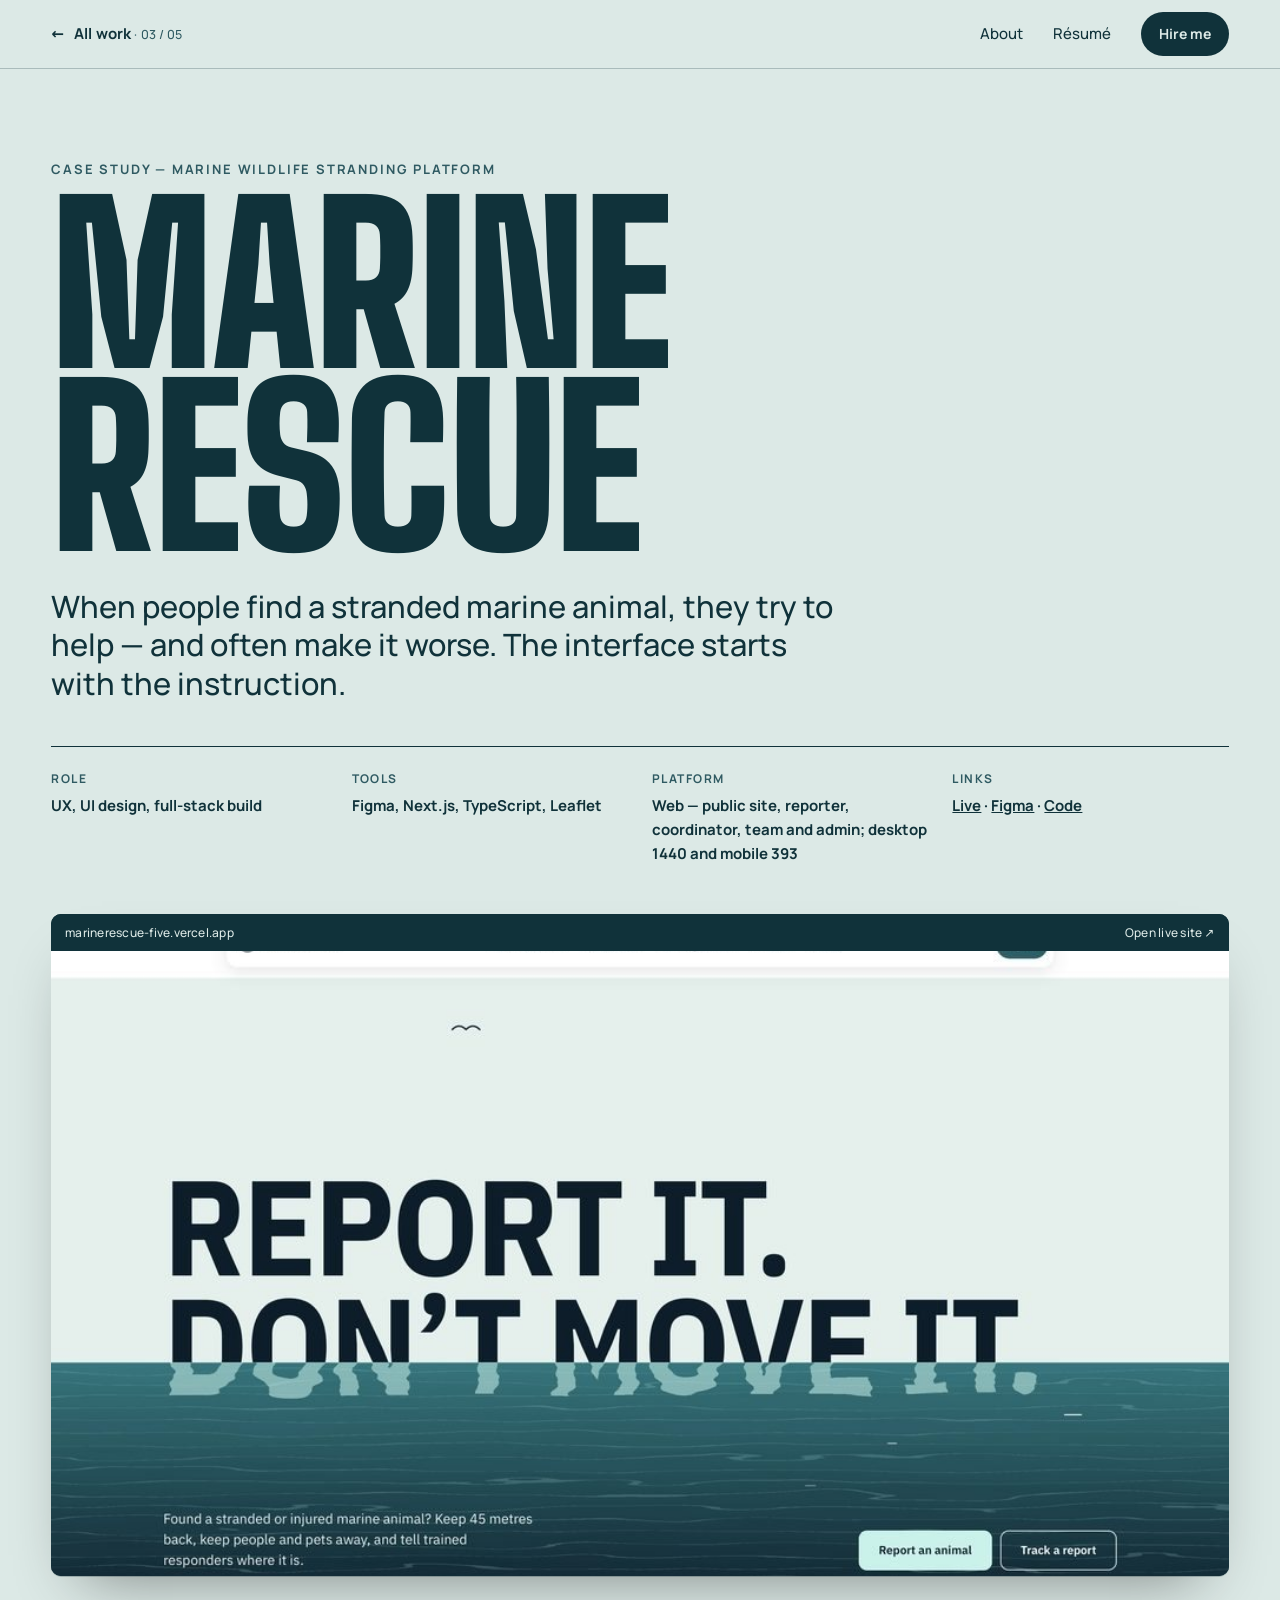
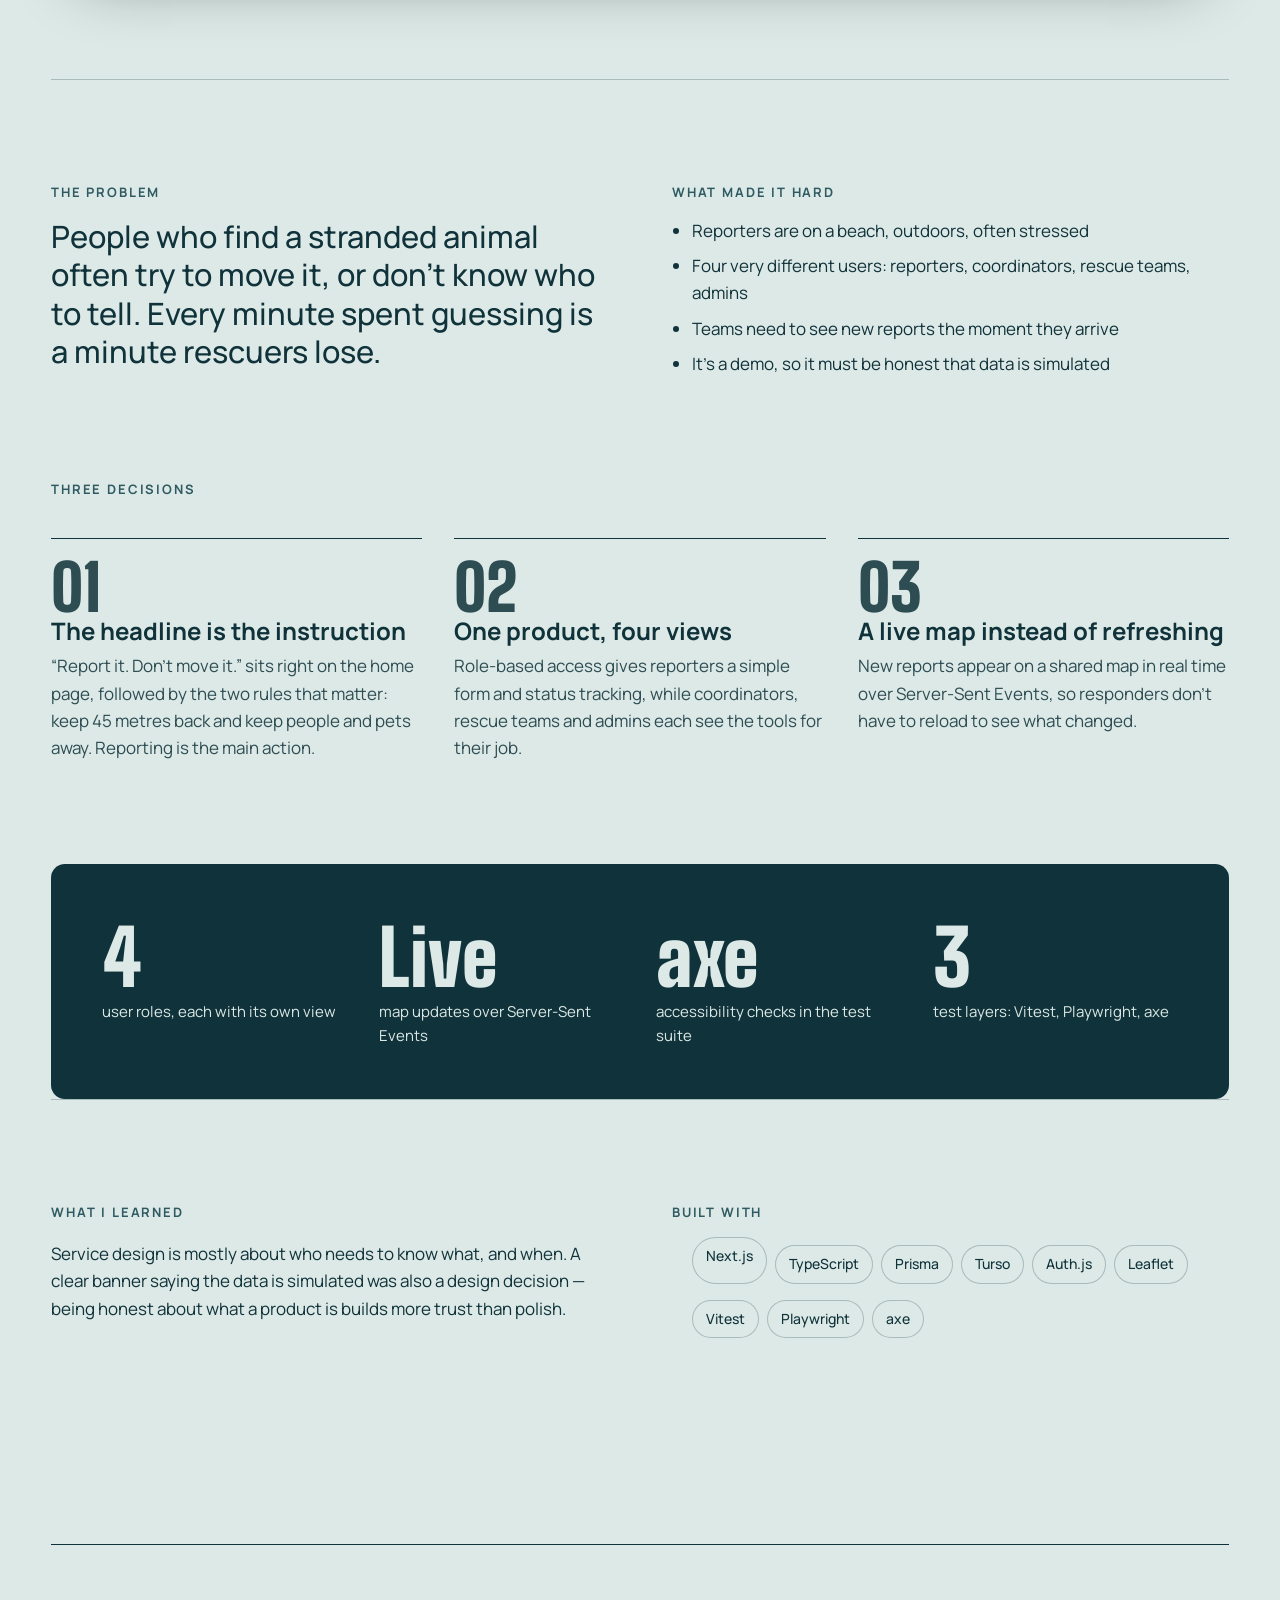
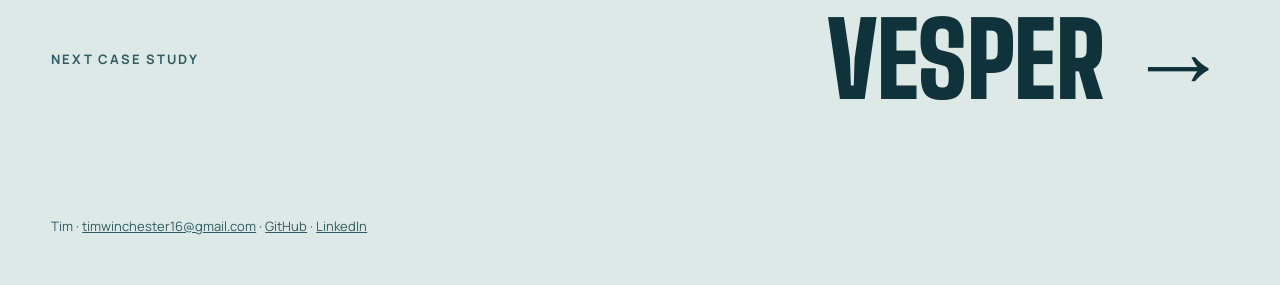
<file: work/marinerescue.html>
<!doctype html>
<html lang="en">
<head>
<meta charset="utf-8">
<meta name="viewport" content="width=device-width, initial-scale=1">
<title>MarineRescue — case study · Tim, UI/UX Designer</title>
<meta name="description" content="How I designed MarineRescue, a stranding report and response platform for Thailand&#x27;s coasts.">
<meta name="theme-color" content="#DCE9E6">
<meta property="og:title" content="MarineRescue — case study by Tim">
<meta property="og:description" content="How I designed MarineRescue, a stranding report and response platform for Thailand&#x27;s coasts.">
<meta property="og:image" content="https://thaw5808-arch.github.io/portfolio/assets/img/marinerescue.jpg">
<link rel="icon" href="../assets/favicon.svg" type="image/svg+xml">
<link rel="preload" href="../assets/fonts/big-shoulders-display-latin-900-normal.woff2" as="font" type="font/woff2" crossorigin>
<link rel="stylesheet" href="../assets/css/site.css">
<script>document.documentElement.classList.add('js')</script>
</head>
<body class="t-marine" data-base="t-marine">
<a class="skip" href="#main">Skip to content</a>
<header class="site-header">
  <div class="wrap">
    <a class="brand" href="../#work"><span aria-hidden="true">←</span><span>All work <small>· 03 / 05</small></span></a>
    <nav class="nav" aria-label="Main">
      <a href="../#about" class="hide-sm">About</a>
      <a href="../assets/Tim-Thaw-Zin-Htut-UIUX-Resume.pdf" class="hide-sm">Résumé</a>
      <a class="pill sm" href="mailto:timwinchester16@gmail.com">Hire me</a>
    </nav>
  </div>
</header>
<main id="main">
<div class="wrap">
  <section class="cs-hero">
    <p class="kicker">Case study — Marine wildlife stranding platform</p>
    <h1 class="display">Marine<br>Rescue</h1>
    <p class="cs-summary">When people find a stranded marine animal, they try to help — and often make it worse. The interface starts with the instruction.</p>
    <div class="cs-meta">
      <div><h2>Role</h2><p>UX, UI design, full-stack build</p></div>
      <div><h2>Tools</h2><p>Figma, Next.js, TypeScript, Leaflet</p></div>
      <div><h2>Platform</h2><p>Web — public site, reporter, coordinator, team and admin; desktop 1440 and mobile 393</p></div>
      <div><h2>Links</h2><p><a href="https://marinerescue-five.vercel.app">Live</a> · <a href="https://www.figma.com/design/fz3qjd27mdMahDjYcP83qJ">Figma</a> · <a href="https://github.com/thaw5808-arch/marinerescue">Code</a></p></div>
    </div>
  </section>
  <section class="cs-media"><a class="frame reveal" href="https://marinerescue-five.vercel.app" style="display:block">
    <span class="frame-bar"><span>marinerescue-five.vercel.app</span><span>Open live site ↗</span></span>
    <img src="../assets/img/marinerescue.jpg" alt="MarineRescue home page" width="1000" height="625">
  </a></section>

  <section class="cs-split" aria-label="Problem and constraints">
    <div class="reveal"><p class="kicker">The problem</p><p class="big">People who find a stranded animal often try to move it, or don’t know who to tell. Every minute spent guessing is a minute rescuers lose.</p></div>
    <div class="reveal"><p class="kicker">What made it hard</p><ul><li>Reporters are on a beach, outdoors, often stressed</li><li>Four very different users: reporters, coordinators, rescue teams, admins</li><li>Teams need to see new reports the moment they arrive</li><li>It’s a demo, so it must be honest that data is simulated</li></ul></div>
  </section>
  <section aria-labelledby="dec"><p class="kicker" id="dec">Three decisions</p>
  <div class="grid decisions-grid" style="padding-top:24px">
    <article class="card reveal"><p class="step-no" aria-hidden="true">01</p><h3>The headline is the instruction</h3><p>“Report it. Don’t move it.” sits right on the home page, followed by the two rules that matter: keep 45 metres back and keep people and pets away. Reporting is the main action.</p></article>
    <article class="card reveal"><p class="step-no" aria-hidden="true">02</p><h3>One product, four views</h3><p>Role-based access gives reporters a simple form and status tracking, while coordinators, rescue teams and admins each see the tools for their job.</p></article>
    <article class="card reveal"><p class="step-no" aria-hidden="true">03</p><h3>A live map instead of refreshing</h3><p>New reports appear on a shared map in real time over Server-Sent Events, so responders don’t have to reload to see what changed.</p></article>
  </div>
  </section>
  <section aria-label="Proof" style="padding-top:clamp(56px,8vw,112px)"><div class="proof reveal">
    <div><p class="num">4</p><p>user roles, each with its own view</p></div>
    <div><p class="num">Live</p><p>map updates over Server-Sent Events</p></div>
    <div><p class="num">axe</p><p>accessibility checks in the test suite</p></div>
    <div><p class="num">3</p><p>test layers: Vitest, Playwright, axe</p></div>
  </div></section>
  <section class="cs-split" aria-label="Stack and learnings">
    <div class="reveal"><p class="kicker">What I learned</p><p>Service design is mostly about who needs to know what, and when. A clear banner saying the data is simulated was also a design decision — being honest about what a product is builds more trust than polish.</p></div>
    <div class="reveal"><p class="kicker">Built with</p><ul class="stack"><li>Next.js</li><li>TypeScript</li><li>Prisma</li><li>Turso</li><li>Auth.js</li><li>Leaflet</li><li>Vitest</li><li>Playwright</li><li>axe</li></ul></div>
  </section>

  <a class="next" href="vesper.html"><span class="kicker" style="margin:0">Next case study</span><span class="display">Vesper <span class="arrow" aria-hidden="true">→</span></span></a>
  <p class="footnote">Tim · <a href="mailto:timwinchester16@gmail.com">timwinchester16@gmail.com</a> · <a href="https://github.com/thaw5808-arch">GitHub</a> · <a href="https://www.linkedin.com/in/thaw-zin-04751b3ba/">LinkedIn</a></p>
</div>
</main>
<script src="../assets/js/site.js" defer></script>
</body>
</html>
</file>
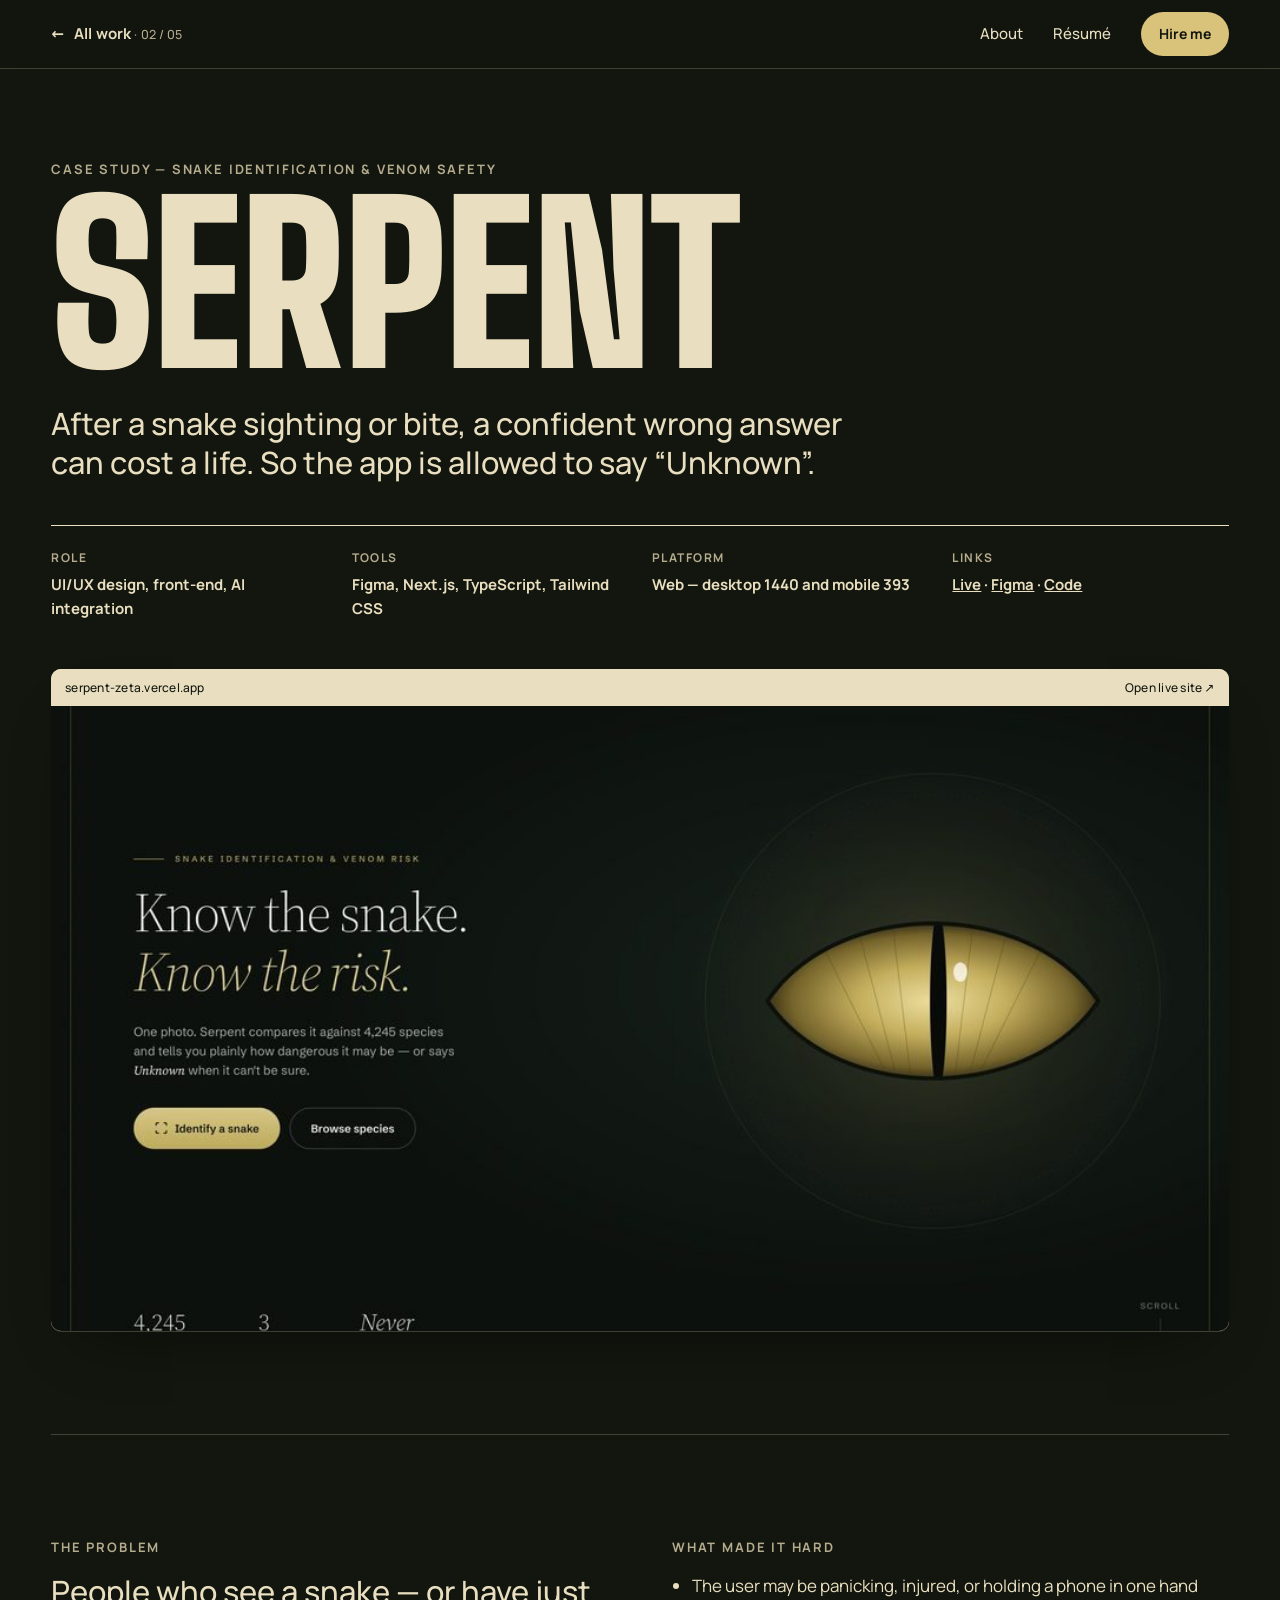
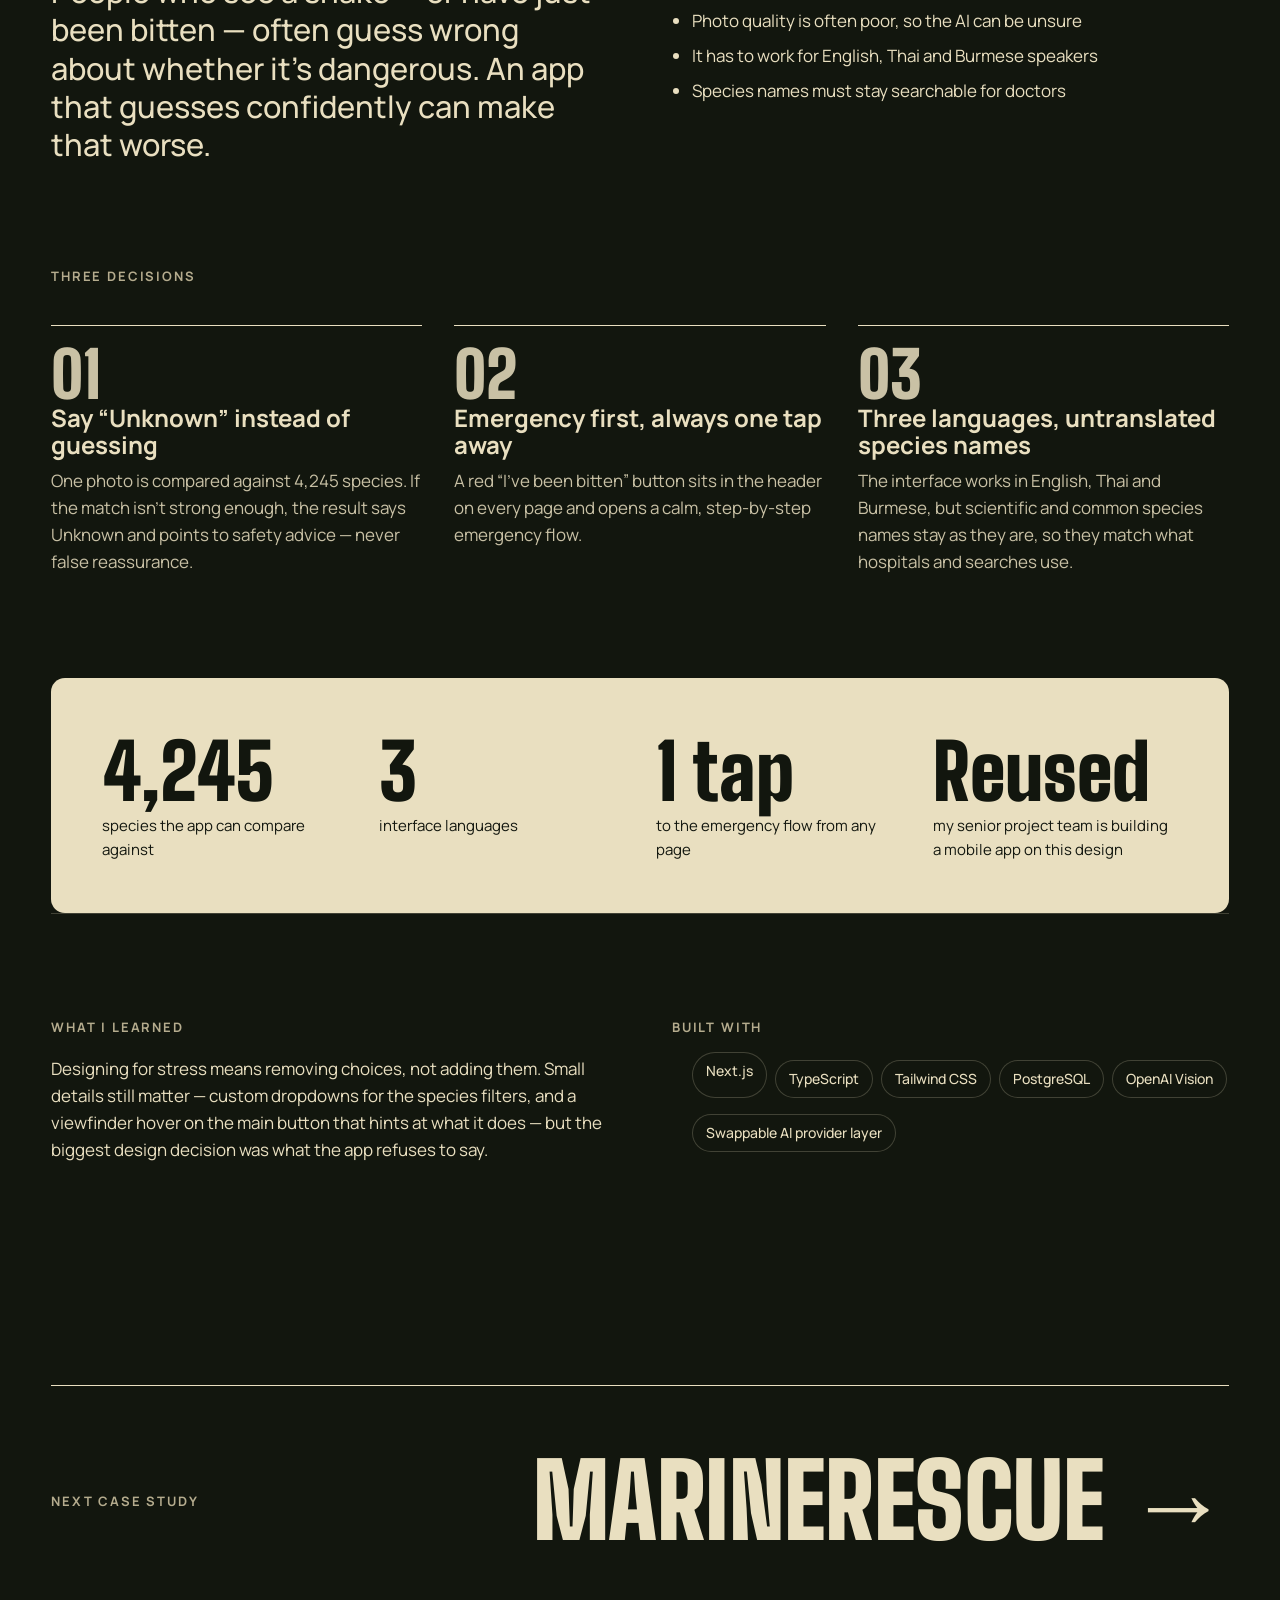
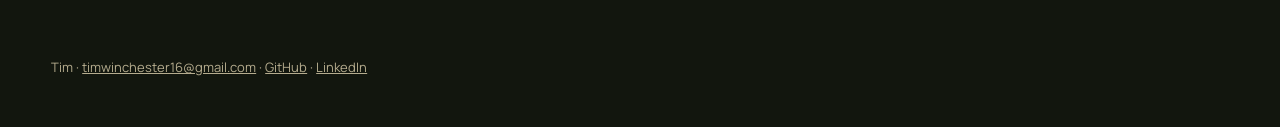
<file: work/serpent.html>
<!doctype html>
<html lang="en">
<head>
<meta charset="utf-8">
<meta name="viewport" content="width=device-width, initial-scale=1">
<title>Serpent — case study · Tim, UI/UX Designer</title>
<meta name="description" content="How I designed Serpent, a snake ID app built for people who may have just been bitten.">
<meta name="theme-color" content="#12160E">
<meta property="og:title" content="Serpent — case study by Tim">
<meta property="og:description" content="How I designed Serpent, a snake ID app built for people who may have just been bitten.">
<meta property="og:image" content="https://thaw5808-arch.github.io/portfolio/assets/img/serpent.jpg">
<link rel="icon" href="../assets/favicon.svg" type="image/svg+xml">
<link rel="preload" href="../assets/fonts/big-shoulders-display-latin-900-normal.woff2" as="font" type="font/woff2" crossorigin>
<link rel="stylesheet" href="../assets/css/site.css">
<script>document.documentElement.classList.add('js')</script>
</head>
<body class="t-serpent" data-base="t-serpent">
<a class="skip" href="#main">Skip to content</a>
<header class="site-header">
  <div class="wrap">
    <a class="brand" href="../#work"><span aria-hidden="true">←</span><span>All work <small>· 02 / 05</small></span></a>
    <nav class="nav" aria-label="Main">
      <a href="../#about" class="hide-sm">About</a>
      <a href="../assets/Tim-Thaw-Zin-Htut-UIUX-Resume.pdf" class="hide-sm">Résumé</a>
      <a class="pill sm" href="mailto:timwinchester16@gmail.com">Hire me</a>
    </nav>
  </div>
</header>
<main id="main">
<div class="wrap">
  <section class="cs-hero">
    <p class="kicker">Case study — Snake identification &amp; venom safety</p>
    <h1 class="display">Serpent</h1>
    <p class="cs-summary">After a snake sighting or bite, a confident wrong answer can cost a life. So the app is allowed to say “Unknown”.</p>
    <div class="cs-meta">
      <div><h2>Role</h2><p>UI/UX design, front-end, AI integration</p></div>
      <div><h2>Tools</h2><p>Figma, Next.js, TypeScript, Tailwind CSS</p></div>
      <div><h2>Platform</h2><p>Web — desktop 1440 and mobile 393</p></div>
      <div><h2>Links</h2><p><a href="https://serpent-zeta.vercel.app">Live</a> · <a href="https://www.figma.com/design/9MFKo0qtigMqrw2hpltgu2">Figma</a> · <a href="https://github.com/thaw5808-arch/serpent">Code</a></p></div>
    </div>
  </section>
  <section class="cs-media"><a class="frame reveal" href="https://serpent-zeta.vercel.app" style="display:block">
    <span class="frame-bar"><span>serpent-zeta.vercel.app</span><span>Open live site ↗</span></span>
    <img src="../assets/img/serpent.jpg" alt="Serpent home page" width="1000" height="625">
  </a></section>

  <section class="cs-split" aria-label="Problem and constraints">
    <div class="reveal"><p class="kicker">The problem</p><p class="big">People who see a snake — or have just been bitten — often guess wrong about whether it’s dangerous. An app that guesses confidently can make that worse.</p></div>
    <div class="reveal"><p class="kicker">What made it hard</p><ul><li>The user may be panicking, injured, or holding a phone in one hand</li><li>Photo quality is often poor, so the AI can be unsure</li><li>It has to work for English, Thai and Burmese speakers</li><li>Species names must stay searchable for doctors</li></ul></div>
  </section>
  <section aria-labelledby="dec"><p class="kicker" id="dec">Three decisions</p>
  <div class="grid decisions-grid" style="padding-top:24px">
    <article class="card reveal"><p class="step-no" aria-hidden="true">01</p><h3>Say “Unknown” instead of guessing</h3><p>One photo is compared against 4,245 species. If the match isn’t strong enough, the result says Unknown and points to safety advice — never false reassurance.</p></article>
    <article class="card reveal"><p class="step-no" aria-hidden="true">02</p><h3>Emergency first, always one tap away</h3><p>A red “I’ve been bitten” button sits in the header on every page and opens a calm, step-by-step emergency flow.</p></article>
    <article class="card reveal"><p class="step-no" aria-hidden="true">03</p><h3>Three languages, untranslated species names</h3><p>The interface works in English, Thai and Burmese, but scientific and common species names stay as they are, so they match what hospitals and searches use.</p></article>
  </div>
  </section>
  <section aria-label="Proof" style="padding-top:clamp(56px,8vw,112px)"><div class="proof reveal">
    <div><p class="num">4,245</p><p>species the app can compare against</p></div>
    <div><p class="num">3</p><p>interface languages</p></div>
    <div><p class="num">1 tap</p><p>to the emergency flow from any page</p></div>
    <div><p class="num">Reused</p><p>my senior project team is building a mobile app on this design</p></div>
  </div></section>
  <section class="cs-split" aria-label="Stack and learnings">
    <div class="reveal"><p class="kicker">What I learned</p><p>Designing for stress means removing choices, not adding them. Small details still matter — custom dropdowns for the species filters, and a viewfinder hover on the main button that hints at what it does — but the biggest design decision was what the app refuses to say.</p></div>
    <div class="reveal"><p class="kicker">Built with</p><ul class="stack"><li>Next.js</li><li>TypeScript</li><li>Tailwind CSS</li><li>PostgreSQL</li><li>OpenAI Vision</li><li>Swappable AI provider layer</li></ul></div>
  </section>

  <a class="next" href="marinerescue.html"><span class="kicker" style="margin:0">Next case study</span><span class="display">MarineRescue <span class="arrow" aria-hidden="true">→</span></span></a>
  <p class="footnote">Tim · <a href="mailto:timwinchester16@gmail.com">timwinchester16@gmail.com</a> · <a href="https://github.com/thaw5808-arch">GitHub</a> · <a href="https://www.linkedin.com/in/thaw-zin-04751b3ba/">LinkedIn</a></p>
</div>
</main>
<script src="../assets/js/site.js" defer></script>
</body>
</html>
</file>
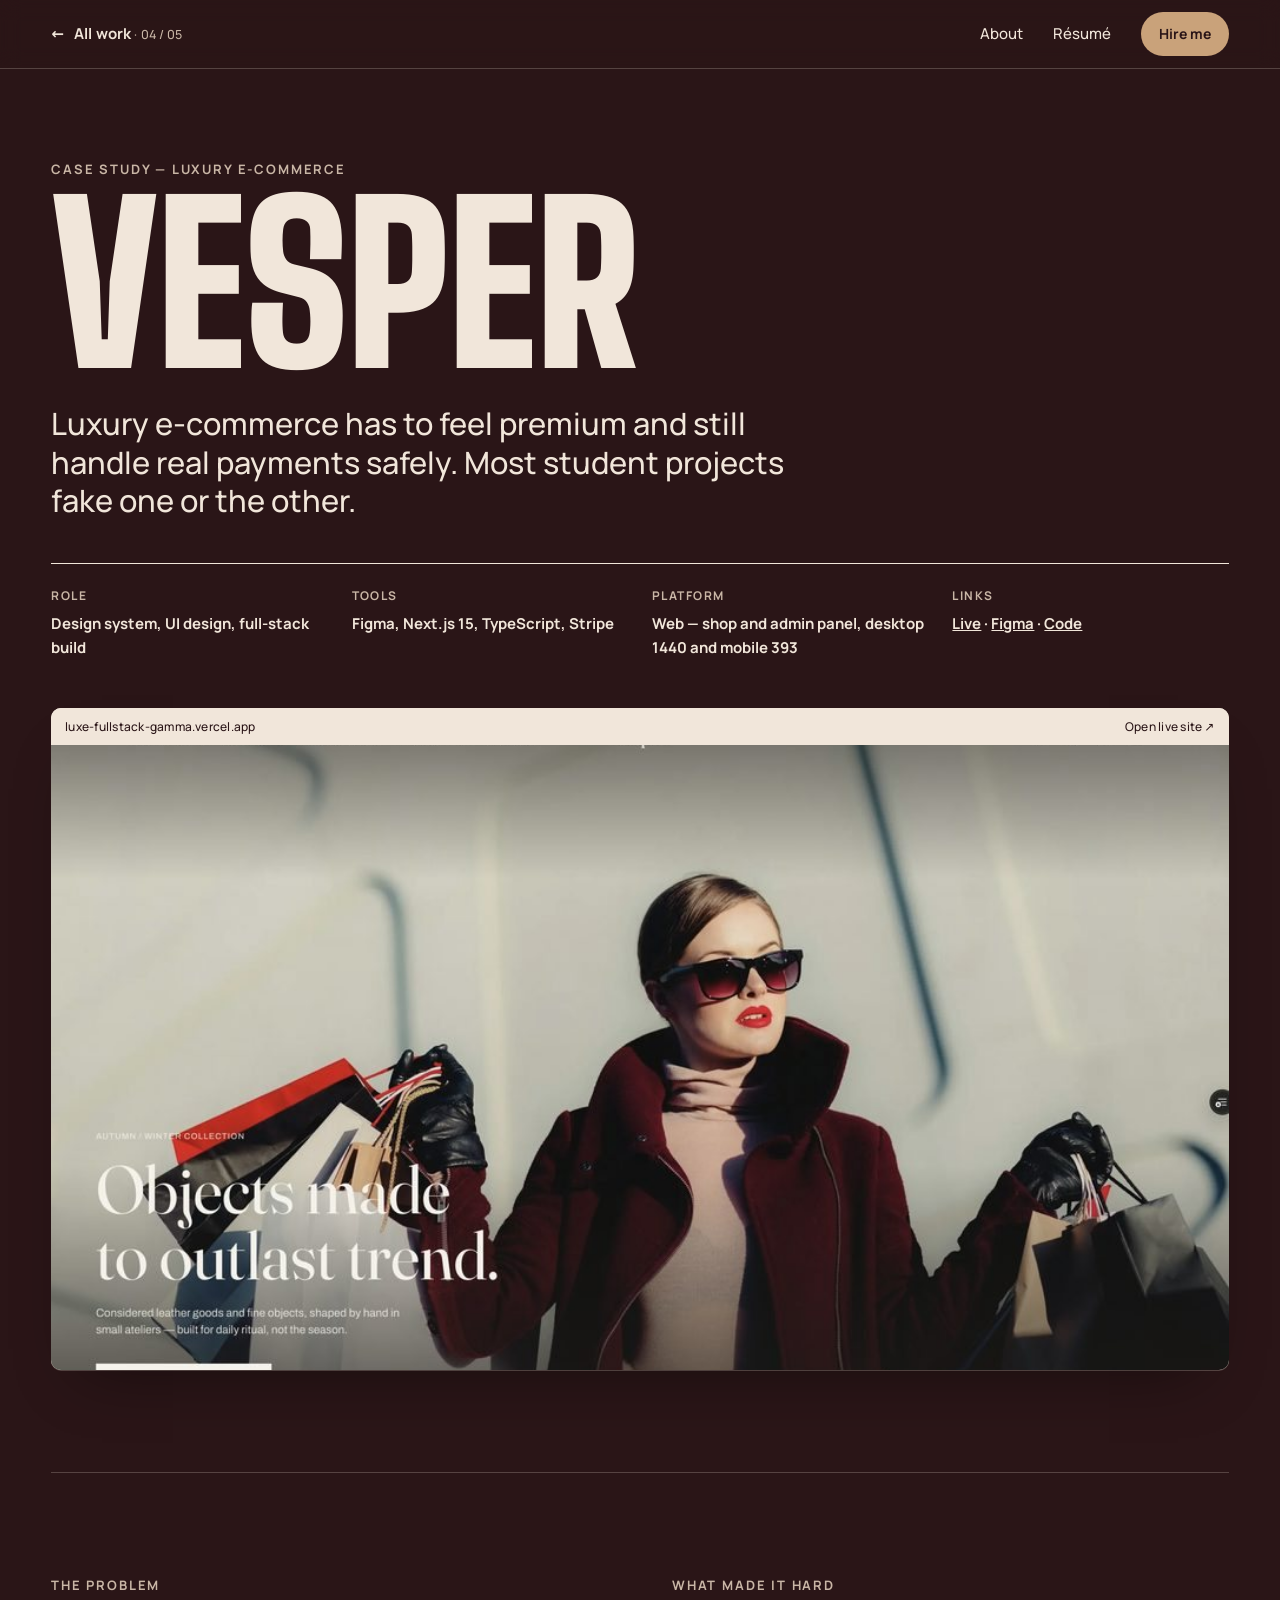
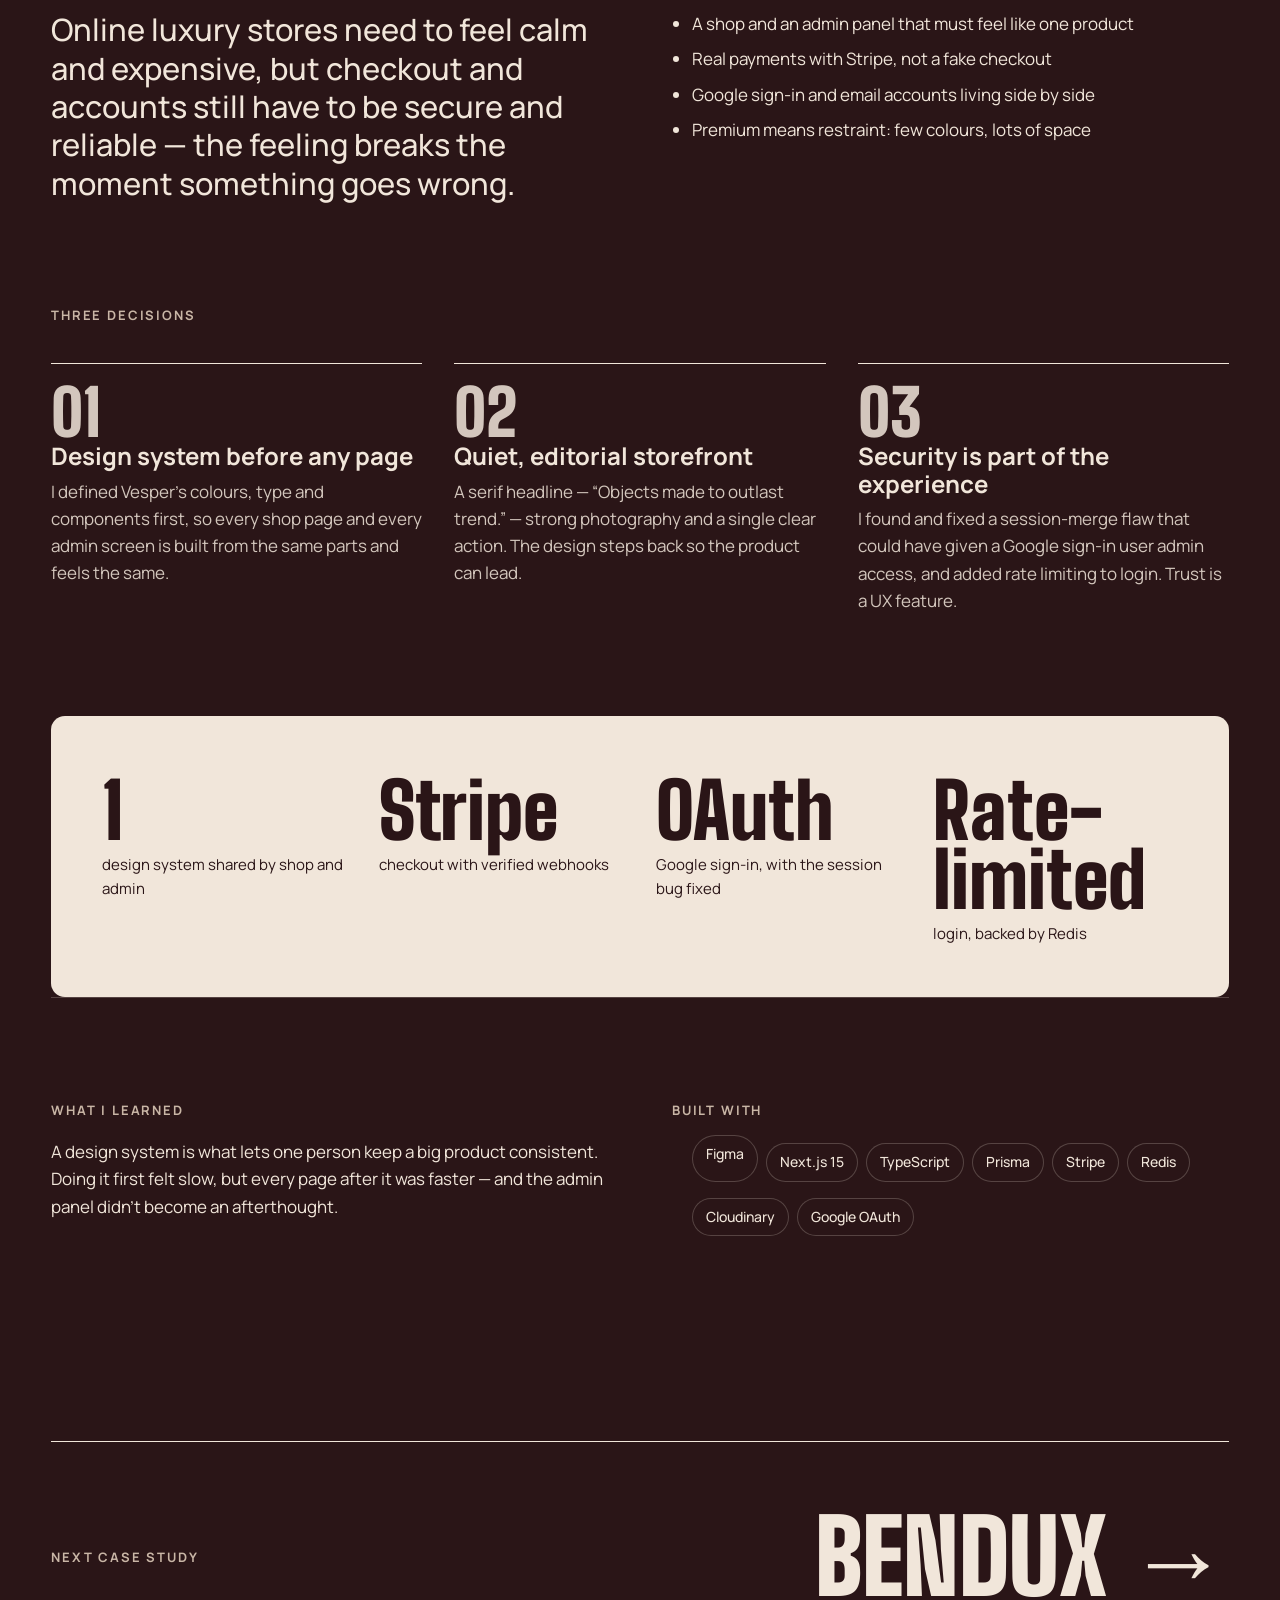
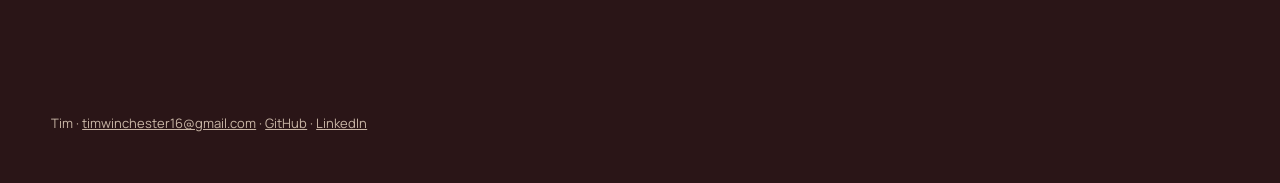
<file: work/vesper.html>
<!doctype html>
<html lang="en">
<head>
<meta charset="utf-8">
<meta name="viewport" content="width=device-width, initial-scale=1">
<title>Vesper — case study · Tim, UI/UX Designer</title>
<meta name="description" content="How I designed Vesper, a luxury store with a design system first and real, secure checkout.">
<meta name="theme-color" content="#2A1517">
<meta property="og:title" content="Vesper — case study by Tim">
<meta property="og:description" content="How I designed Vesper, a luxury store with a design system first and real, secure checkout.">
<meta property="og:image" content="https://thaw5808-arch.github.io/portfolio/assets/img/vesper.jpg">
<link rel="icon" href="../assets/favicon.svg" type="image/svg+xml">
<link rel="preload" href="../assets/fonts/big-shoulders-display-latin-900-normal.woff2" as="font" type="font/woff2" crossorigin>
<link rel="stylesheet" href="../assets/css/site.css">
<script>document.documentElement.classList.add('js')</script>
</head>
<body class="t-vesper" data-base="t-vesper">
<a class="skip" href="#main">Skip to content</a>
<header class="site-header">
  <div class="wrap">
    <a class="brand" href="../#work"><span aria-hidden="true">←</span><span>All work <small>· 04 / 05</small></span></a>
    <nav class="nav" aria-label="Main">
      <a href="../#about" class="hide-sm">About</a>
      <a href="../assets/Tim-Thaw-Zin-Htut-UIUX-Resume.pdf" class="hide-sm">Résumé</a>
      <a class="pill sm" href="mailto:timwinchester16@gmail.com">Hire me</a>
    </nav>
  </div>
</header>
<main id="main">
<div class="wrap">
  <section class="cs-hero">
    <p class="kicker">Case study — Luxury e-commerce</p>
    <h1 class="display">Vesper</h1>
    <p class="cs-summary">Luxury e-commerce has to feel premium and still handle real payments safely. Most student projects fake one or the other.</p>
    <div class="cs-meta">
      <div><h2>Role</h2><p>Design system, UI design, full-stack build</p></div>
      <div><h2>Tools</h2><p>Figma, Next.js 15, TypeScript, Stripe</p></div>
      <div><h2>Platform</h2><p>Web — shop and admin panel, desktop 1440 and mobile 393</p></div>
      <div><h2>Links</h2><p><a href="https://luxe-fullstack-gamma.vercel.app">Live</a> · <a href="https://www.figma.com/design/S4XkprUkWpg4Ml1AoD5mjY">Figma</a> · <a href="https://github.com/thaw5808-arch/luxe-fullstack">Code</a></p></div>
    </div>
  </section>
  <section class="cs-media"><a class="frame reveal" href="https://luxe-fullstack-gamma.vercel.app" style="display:block">
    <span class="frame-bar"><span>luxe-fullstack-gamma.vercel.app</span><span>Open live site ↗</span></span>
    <img src="../assets/img/vesper.jpg" alt="Vesper home page" width="1000" height="625">
  </a></section>

  <section class="cs-split" aria-label="Problem and constraints">
    <div class="reveal"><p class="kicker">The problem</p><p class="big">Online luxury stores need to feel calm and expensive, but checkout and accounts still have to be secure and reliable — the feeling breaks the moment something goes wrong.</p></div>
    <div class="reveal"><p class="kicker">What made it hard</p><ul><li>A shop and an admin panel that must feel like one product</li><li>Real payments with Stripe, not a fake checkout</li><li>Google sign-in and email accounts living side by side</li><li>Premium means restraint: few colours, lots of space</li></ul></div>
  </section>
  <section aria-labelledby="dec"><p class="kicker" id="dec">Three decisions</p>
  <div class="grid decisions-grid" style="padding-top:24px">
    <article class="card reveal"><p class="step-no" aria-hidden="true">01</p><h3>Design system before any page</h3><p>I defined Vesper’s colours, type and components first, so every shop page and every admin screen is built from the same parts and feels the same.</p></article>
    <article class="card reveal"><p class="step-no" aria-hidden="true">02</p><h3>Quiet, editorial storefront</h3><p>A serif headline — “Objects made to outlast trend.” — strong photography and a single clear action. The design steps back so the product can lead.</p></article>
    <article class="card reveal"><p class="step-no" aria-hidden="true">03</p><h3>Security is part of the experience</h3><p>I found and fixed a session-merge flaw that could have given a Google sign-in user admin access, and added rate limiting to login. Trust is a UX feature.</p></article>
  </div>
  </section>
  <section aria-label="Proof" style="padding-top:clamp(56px,8vw,112px)"><div class="proof reveal">
    <div><p class="num">1</p><p>design system shared by shop and admin</p></div>
    <div><p class="num">Stripe</p><p>checkout with verified webhooks</p></div>
    <div><p class="num">OAuth</p><p>Google sign-in, with the session bug fixed</p></div>
    <div><p class="num">Rate-limited</p><p>login, backed by Redis</p></div>
  </div></section>
  <section class="cs-split" aria-label="Stack and learnings">
    <div class="reveal"><p class="kicker">What I learned</p><p>A design system is what lets one person keep a big product consistent. Doing it first felt slow, but every page after it was faster — and the admin panel didn’t become an afterthought.</p></div>
    <div class="reveal"><p class="kicker">Built with</p><ul class="stack"><li>Figma</li><li>Next.js 15</li><li>TypeScript</li><li>Prisma</li><li>Stripe</li><li>Redis</li><li>Cloudinary</li><li>Google OAuth</li></ul></div>
  </section>

  <a class="next" href="bendux.html"><span class="kicker" style="margin:0">Next case study</span><span class="display">Bendux <span class="arrow" aria-hidden="true">→</span></span></a>
  <p class="footnote">Tim · <a href="mailto:timwinchester16@gmail.com">timwinchester16@gmail.com</a> · <a href="https://github.com/thaw5808-arch">GitHub</a> · <a href="https://www.linkedin.com/in/thaw-zin-04751b3ba/">LinkedIn</a></p>
</div>
</main>
<script src="../assets/js/site.js" defer></script>
</body>
</html>
</file>
<file: assets/css/site.css>
/* Tim — Studio Wall portfolio */
@font-face{font-family:"Big Shoulders Display";src:url("../fonts/big-shoulders-display-latin-800-normal.woff2") format("woff2");font-weight:800;font-style:normal;font-display:swap}
@font-face{font-family:"Big Shoulders Display";src:url("../fonts/big-shoulders-display-latin-900-normal.woff2") format("woff2");font-weight:900;font-style:normal;font-display:swap}
@font-face{font-family:"Manrope";src:url("../fonts/manrope-latin-400-normal.woff2") format("woff2");font-weight:400;font-style:normal;font-display:swap}
@font-face{font-family:"Manrope";src:url("../fonts/manrope-latin-500-normal.woff2") format("woff2");font-weight:500;font-style:normal;font-display:swap}
@font-face{font-family:"Manrope";src:url("../fonts/manrope-latin-700-normal.woff2") format("woff2");font-weight:700;font-style:normal;font-display:swap}
:root {
  --bg: #0E0E0E;
  --ink: #F2EFEA;
  --muted: #B9B3AA;
  --accent: #EC3D35;
  --on-accent: #0E0E0E;
  --line: rgba(242, 239, 234, 0.22);
  --display: "Big Shoulders Display", "Arial Narrow", sans-serif;
  --body: "Manrope", system-ui, sans-serif;
  --pad: clamp(20px, 4vw, 56px);
  --max: 1440px;
  --ease: cubic-bezier(.2, .7, .2, 1);
}

/* Project themes (used by sections, case-study pages and the JS colour shift) */
.t-dark    { --bg: #0E0E0E; --ink: #F2EFEA; --muted: #B9B3AA; --accent: #EC3D35; --on-accent: #0E0E0E; --line: rgba(242,239,234,.22); }
.t-adore   { --bg: #F1D9DC; --ink: #3B1F1A; --muted: #6E4A43; --accent: #3B1F1A; --on-accent: #F1D9DC; --line: rgba(59,31,26,.25); }
.t-serpent { --bg: #12160E; --ink: #E9DFC0; --muted: #B5AC8E; --accent: #D9C27A; --on-accent: #12160E; --line: rgba(233,223,192,.22); }
.t-marine  { --bg: #DCE9E6; --ink: #10323A; --muted: #2F5A62; --accent: #10323A; --on-accent: #DCE9E6; --line: rgba(16,50,58,.25); }
.t-vesper  { --bg: #2A1517; --ink: #F1E6DA; --muted: #C9B6A6; --accent: #C9A27A; --on-accent: #2A1517; --line: rgba(241,230,218,.22); }
.t-bendux  { --bg: #E6EFEA; --ink: #12352A; --muted: #3A5D50; --accent: #1B7050; --on-accent: #F4F8F6; --line: rgba(18,53,42,.25); }

*, *::before, *::after { box-sizing: border-box; }
html { scroll-behavior: smooth; -webkit-text-size-adjust: 100%; }
body {
  margin: 0;
  font-family: var(--body);
  font-size: 17px;
  line-height: 1.6;
  background: var(--bg);
  color: var(--ink);
  -webkit-font-smoothing: antialiased;
}
html.js body { transition: background-color .7s var(--ease), color .7s var(--ease); }
img, video { display: block; max-width: 100%; }
a { color: inherit; }
a:hover { opacity: .78; }
:focus-visible { outline: 3px solid var(--accent); outline-offset: 3px; border-radius: 4px; }
::selection { background: var(--accent); color: var(--on-accent); }

.skip { position: absolute; left: -9999px; top: 8px; z-index: 100; background: var(--ink); color: var(--bg); padding: 10px 16px; border-radius: 999px; }
.skip:focus { left: 8px; }

.wrap { max-width: var(--max); margin: 0 auto; padding: 0 var(--pad); }

/* Sections paint themselves; with JS the body paints instead so colours glide */
.band { background: var(--bg); color: var(--ink); }
html.js .band[data-theme] { background: transparent; color: inherit; }

/* ---------- Header ---------- */
.site-header {
  position: sticky; top: 0; z-index: 50;
  background: color-mix(in srgb, var(--bg) 86%, transparent);
  backdrop-filter: blur(10px); -webkit-backdrop-filter: blur(10px);
  border-bottom: 1px solid var(--line);
}
html.js .site-header { transition: background-color .7s var(--ease), border-color .7s var(--ease); }
.site-header .wrap { display: flex; align-items: center; justify-content: space-between; gap: 16px; min-height: 68px; flex-wrap: wrap; }
.brand { text-decoration: none; font-weight: 700; font-size: 15px; letter-spacing: .01em; display: flex; align-items: center; gap: 10px; }
.brand-mark { width: 30px; height: 30px; border-radius: 6px; background: var(--accent); color: var(--on-accent); display: grid; place-items: center; font-family: var(--display); font-weight: 900; font-size: 20px; }
.brand small { font-weight: 500; color: var(--muted); }
.nav { display: flex; align-items: center; gap: clamp(14px, 2.4vw, 30px); font-size: 15px; font-weight: 500; }
.nav a { text-decoration: none; }
.pill {
  display: inline-flex; align-items: center; justify-content: center; gap: 8px;
  min-height: 48px; padding: 0 24px; border-radius: 999px;
  background: var(--accent); color: var(--on-accent);
  font-weight: 700; font-size: 15px; text-decoration: none; border: 0;
  transition: transform .25s var(--ease), opacity .2s;
}
.pill:hover { opacity: 1; transform: translateY(-2px); }
.pill.ghost { background: transparent; color: var(--ink); box-shadow: inset 0 0 0 1.5px currentColor; }
.pill.sm { min-height: 44px; padding: 0 18px; font-size: 14px; }
@media (max-width: 560px) { .brand small, .nav .hide-sm { display: none; } }

/* ---------- Type ---------- */
.kicker { margin: 0 0 14px; font-size: 13px; font-weight: 700; letter-spacing: .14em; text-transform: uppercase; color: var(--muted); }
.display { overflow-wrap: break-word; font-family: var(--display); font-weight: 900; text-transform: uppercase; line-height: .84; letter-spacing: -.005em; margin: 0; }
.lede { font-size: clamp(18px, 1.6vw, 21px); line-height: 1.55; max-width: 34em; margin: 0; }
.accent { color: var(--accent); }

/* ---------- Hero ---------- */
.hero { min-height: calc(100svh - 68px); display: flex; flex-direction: column; justify-content: flex-end; padding-bottom: clamp(32px, 6vh, 64px); padding-top: 48px; }
.hero h1 { font-size: clamp(88px, 17vw, 270px); }
.hero h1 .accent { color: #EC3D35; }
.hero-foot { display: flex; flex-wrap: wrap; align-items: flex-end; justify-content: space-between; gap: 28px; margin-top: clamp(28px, 4vw, 44px); }
.hero-foot .lede { color: var(--ink); opacity: .9; }
.status { display: flex; align-items: center; gap: 10px; font-size: 14px; font-weight: 500; }
.status-dot { width: 10px; height: 10px; border-radius: 50%; background: #4ADE80; box-shadow: 0 0 0 4px rgba(74,222,128,.18); }
.hero-actions { display: flex; flex-wrap: wrap; gap: 12px; margin-top: 24px; }

/* ---------- Work index strip ---------- */
.index-strip { border-top: 1px solid var(--line); border-bottom: 1px solid var(--line); }
.index-strip ol { list-style: none; margin: 0; padding: 0; display: grid; grid-template-columns: repeat(auto-fit, minmax(min(100%, 200px), 1fr)); }
.index-strip li a { display: flex; gap: 12px; align-items: baseline; padding: 18px 0; text-decoration: none; font-weight: 700; }
.index-strip li span { font-size: 12px; color: var(--muted); font-weight: 500; letter-spacing: .08em; }

/* ---------- Project bands ---------- */
.project { padding: clamp(72px, 10vw, 140px) 0; }
.project .wrap { display: flex; flex-wrap: wrap; gap: clamp(32px, 5vw, 72px); align-items: center; }
.project.flip .wrap { flex-direction: row-reverse; }
.project-copy { flex: 1 1 400px; min-width: 0; }
.project-media { flex: 1.35 1 520px; min-width: 0; }
.project h2 { font-size: clamp(84px, 11vw, 168px); }
.project .lede { margin: 22px 0 22px; }
.tags { display: flex; flex-wrap: wrap; gap: 8px; margin: 0 0 28px; padding: 0; list-style: none; }
.tags li { font-size: 13px; font-weight: 500; padding: 6px 12px; border-radius: 999px; box-shadow: inset 0 0 0 1px var(--line); }
.actions { display: flex; flex-wrap: wrap; gap: 12px; }

.frame { border-radius: 10px; overflow: hidden; box-shadow: 0 1px 0 var(--line), 0 30px 60px -30px rgba(0,0,0,.45); background: var(--ink); }
.frame-bar { display: flex; justify-content: space-between; align-items: center; padding: 9px 14px; font-size: 12px; font-weight: 500; background: var(--ink); color: var(--bg); letter-spacing: .02em; }
.frame img, .frame video { width: 100%; aspect-ratio: 16 / 10; object-fit: cover; transition: transform 1.2s var(--ease); }
a.frame:hover { opacity: 1; }
a.frame:hover img { transform: scale(1.03); }

/* ---------- Also / about / process ---------- */
.section { padding: clamp(72px, 9vw, 128px) 0; }
.section-head { display: flex; flex-wrap: wrap; justify-content: space-between; align-items: flex-end; gap: 20px; margin-bottom: clamp(32px, 4vw, 56px); }
.section-head h2 { font-size: clamp(56px, 7vw, 112px); }
.grid { display: grid; gap: clamp(20px, 2.5vw, 32px); grid-template-columns: repeat(auto-fit, minmax(min(100%, 300px), 1fr)); }
.card { border-top: 1.5px solid var(--ink); padding-top: 20px; }
.card h3 { margin: 0 0 8px; font-size: 26px; line-height: 1.15; }
.card p { margin: 0; color: var(--muted); }
.card .meta { font-size: 13px; font-weight: 700; letter-spacing: .1em; text-transform: uppercase; color: var(--ink); margin-bottom: 12px; }
.step-no { font-family: var(--display); font-weight: 900; font-size: 64px; line-height: .9; color: var(--accent); }

.about { display: flex; flex-wrap: wrap; gap: clamp(32px, 5vw, 72px); align-items: flex-start; }
.about-photo { flex: 0 1 340px; min-width: 0; }
.about-photo img { width: 100%; aspect-ratio: 4 / 5; object-fit: cover; border-radius: 10px; filter: grayscale(1) contrast(1.05); }
.about-photo figcaption { font-size: 13px; color: var(--muted); margin-top: 10px; }
.about-copy { flex: 1 1 520px; min-width: 0; }
.about-copy .big { font-size: clamp(26px, 2.8vw, 40px); line-height: 1.22; font-weight: 500; margin: 0 0 32px; }
.facts { display: grid; grid-template-columns: repeat(auto-fit, minmax(min(100%, 230px), 1fr)); gap: 28px; }
.facts h3 { margin: 0 0 8px; font-size: 13px; letter-spacing: .12em; text-transform: uppercase; color: var(--muted); }
.facts p, .facts ul { margin: 0; padding: 0; list-style: none; }

/* ---------- Contact ---------- */
.contact { padding: clamp(80px, 10vw, 150px) 0 40px; }
.contact-big { display: block; text-decoration: none; font-size: clamp(64px, 13vw, 210px); }
.contact-big:hover { opacity: 1; color: var(--accent); }
.contact-row { display: flex; flex-wrap: wrap; justify-content: space-between; gap: 24px; margin-top: 40px; padding-top: 24px; border-top: 1px solid var(--line); font-weight: 500; }
.contact-row nav { display: flex; flex-wrap: wrap; gap: 24px; }
.footnote { font-size: 13px; color: var(--muted); padding: 28px 0 36px; }

/* ---------- Case study pages ---------- */
.cs-hero { padding: clamp(48px, 7vw, 96px) 0 clamp(32px, 4vw, 48px); }
.cs-hero h1 { font-size: clamp(104px, 17vw, 260px); }
.cs-summary { font-size: clamp(22px, 2.4vw, 34px); line-height: 1.25; font-weight: 500; max-width: 26em; margin: 28px 0 0; }
.cs-meta { display: grid; grid-template-columns: repeat(auto-fit, minmax(min(100%, 210px), 1fr)); gap: 24px; margin-top: 44px; padding-top: 22px; border-top: 1.5px solid var(--ink); font-size: 15px; }
.cs-meta h2 { font-size: 12px; letter-spacing: .12em; text-transform: uppercase; color: var(--muted); margin: 0 0 6px; font-weight: 700; }
.cs-meta p { margin: 0; font-weight: 700; }
.cs-media { padding-bottom: clamp(56px, 8vw, 112px); }
.media-row { display: flex; flex-wrap: wrap; gap: clamp(20px, 3vw, 40px); align-items: flex-end; }
.media-row .frame { flex: 3 1 600px; min-width: 0; }
.phone { flex: 0 1 290px; min-width: 220px; margin: 0 auto; }
.phone-shell { border-radius: 36px; padding: 10px; background: var(--ink); box-shadow: 0 30px 60px -30px rgba(0,0,0,.45); }
.phone-shell video, .phone-shell img { width: 100%; aspect-ratio: 592 / 1280; object-fit: cover; border-radius: 27px; background: var(--bg); }
.caption { font-size: 14px; color: var(--muted); margin: 12px 0 0; }

.cs-split { display: grid; grid-template-columns: repeat(auto-fit, minmax(min(100%, 420px), 1fr)); gap: clamp(32px, 5vw, 72px); padding: clamp(56px, 8vw, 112px) 0; border-top: 1.5px solid var(--line); }
.cs-split .big { font-size: clamp(24px, 2.4vw, 36px); line-height: 1.25; font-weight: 500; margin: 0; }
.cs-split ul { margin: 0; padding-left: 20px; }
.cs-split li + li { margin-top: 8px; }

.decision { display: flex; flex-wrap: wrap; gap: clamp(28px, 4vw, 64px); align-items: center; padding: clamp(40px, 5vw, 72px) 0; border-top: 1px solid var(--line); }
.decision:nth-of-type(even) { flex-direction: row-reverse; }
.decision-copy { flex: 1 1 360px; min-width: 0; }
.decision-copy h3 { font-size: clamp(26px, 2.6vw, 36px); line-height: 1.15; margin: 10px 0 14px; }
.decision-copy p { margin: 0; max-width: 32em; }
.decision .frame { flex: 1.4 1 520px; min-width: 0; }
.decisions-grid .card h3 { font-size: 24px; }
.decisions-grid .card p { color: var(--ink); opacity: .85; }

.proof { background: var(--ink); color: var(--bg); border-radius: 14px; padding: clamp(28px, 4vw, 56px); display: grid; gap: 32px; grid-template-columns: repeat(auto-fit, minmax(min(100%, 200px), 1fr)); }
.proof .num { font-family: var(--display); font-weight: 900; font-size: clamp(60px, 6vw, 88px); line-height: .9; }
.proof p { margin: 8px 0 0; font-size: 15px; }
.stack { display: flex; flex-wrap: wrap; gap: 8px; list-style: none; padding: 0; margin: 0; }
.stack li { padding: 8px 14px; border-radius: 999px; box-shadow: inset 0 0 0 1px var(--line); font-size: 14px; font-weight: 500; }

.next { display: flex; flex-wrap: wrap; justify-content: space-between; align-items: center; gap: 16px; padding: clamp(40px, 6vw, 72px) 0; border-top: 1.5px solid var(--ink); text-decoration: none; margin-top: clamp(56px, 8vw, 112px); }
.next .display { font-size: clamp(56px, 8vw, 128px); }
.next:hover { opacity: 1; }
.next:hover .display { color: var(--accent); }
.next .arrow { display: inline-block; transition: transform .35s var(--ease); }
.next:hover .arrow { transform: translateX(10px); }

/* ---------- Motion ---------- */
html.js .reveal { opacity: 0; transform: translateY(28px); transition: opacity .9s var(--ease), transform .9s var(--ease); }
html.js .reveal.in { opacity: 1; transform: none; }
@media (prefers-reduced-motion: reduce) {
  html { scroll-behavior: auto; }
  html.js body, html.js .site-header { transition: none; }
  html.js .reveal { opacity: 1; transform: none; transition: none; }
  .frame img, .pill, .next .arrow { transition: none; }
}
</file>
